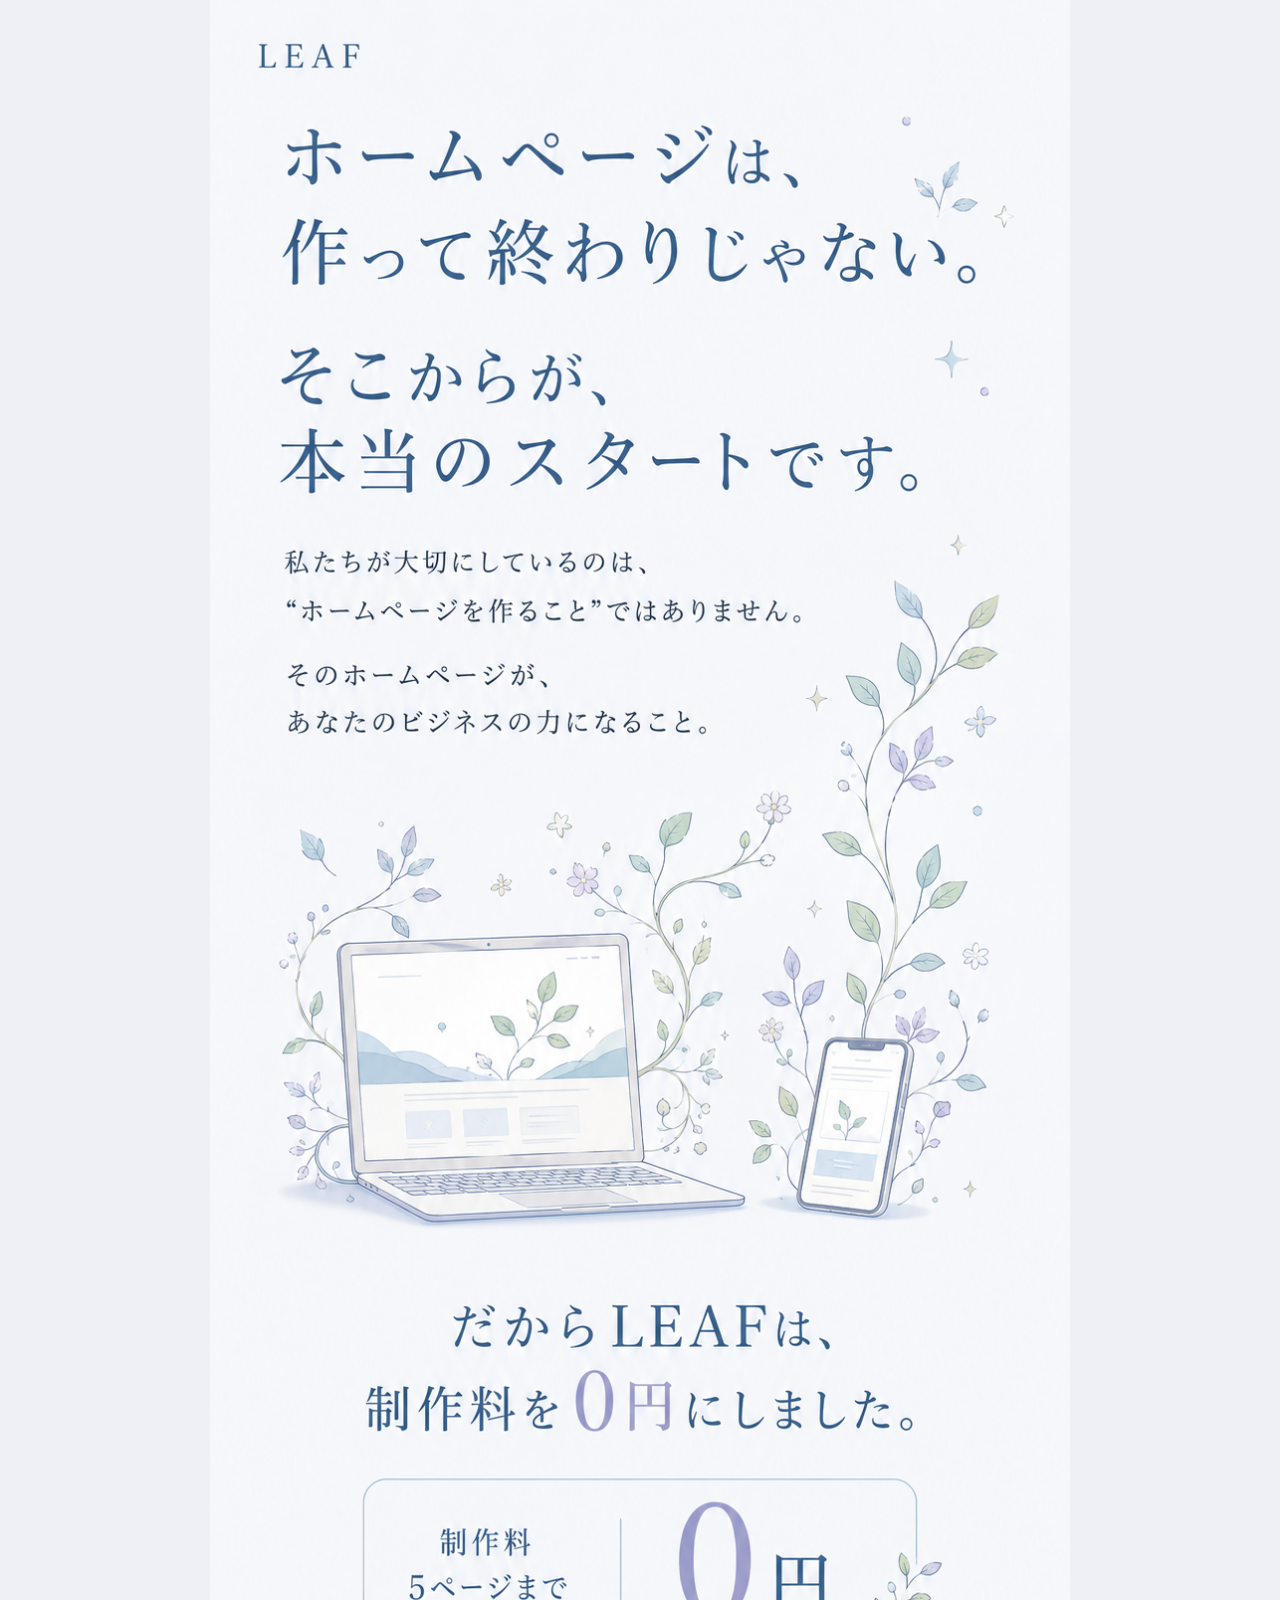
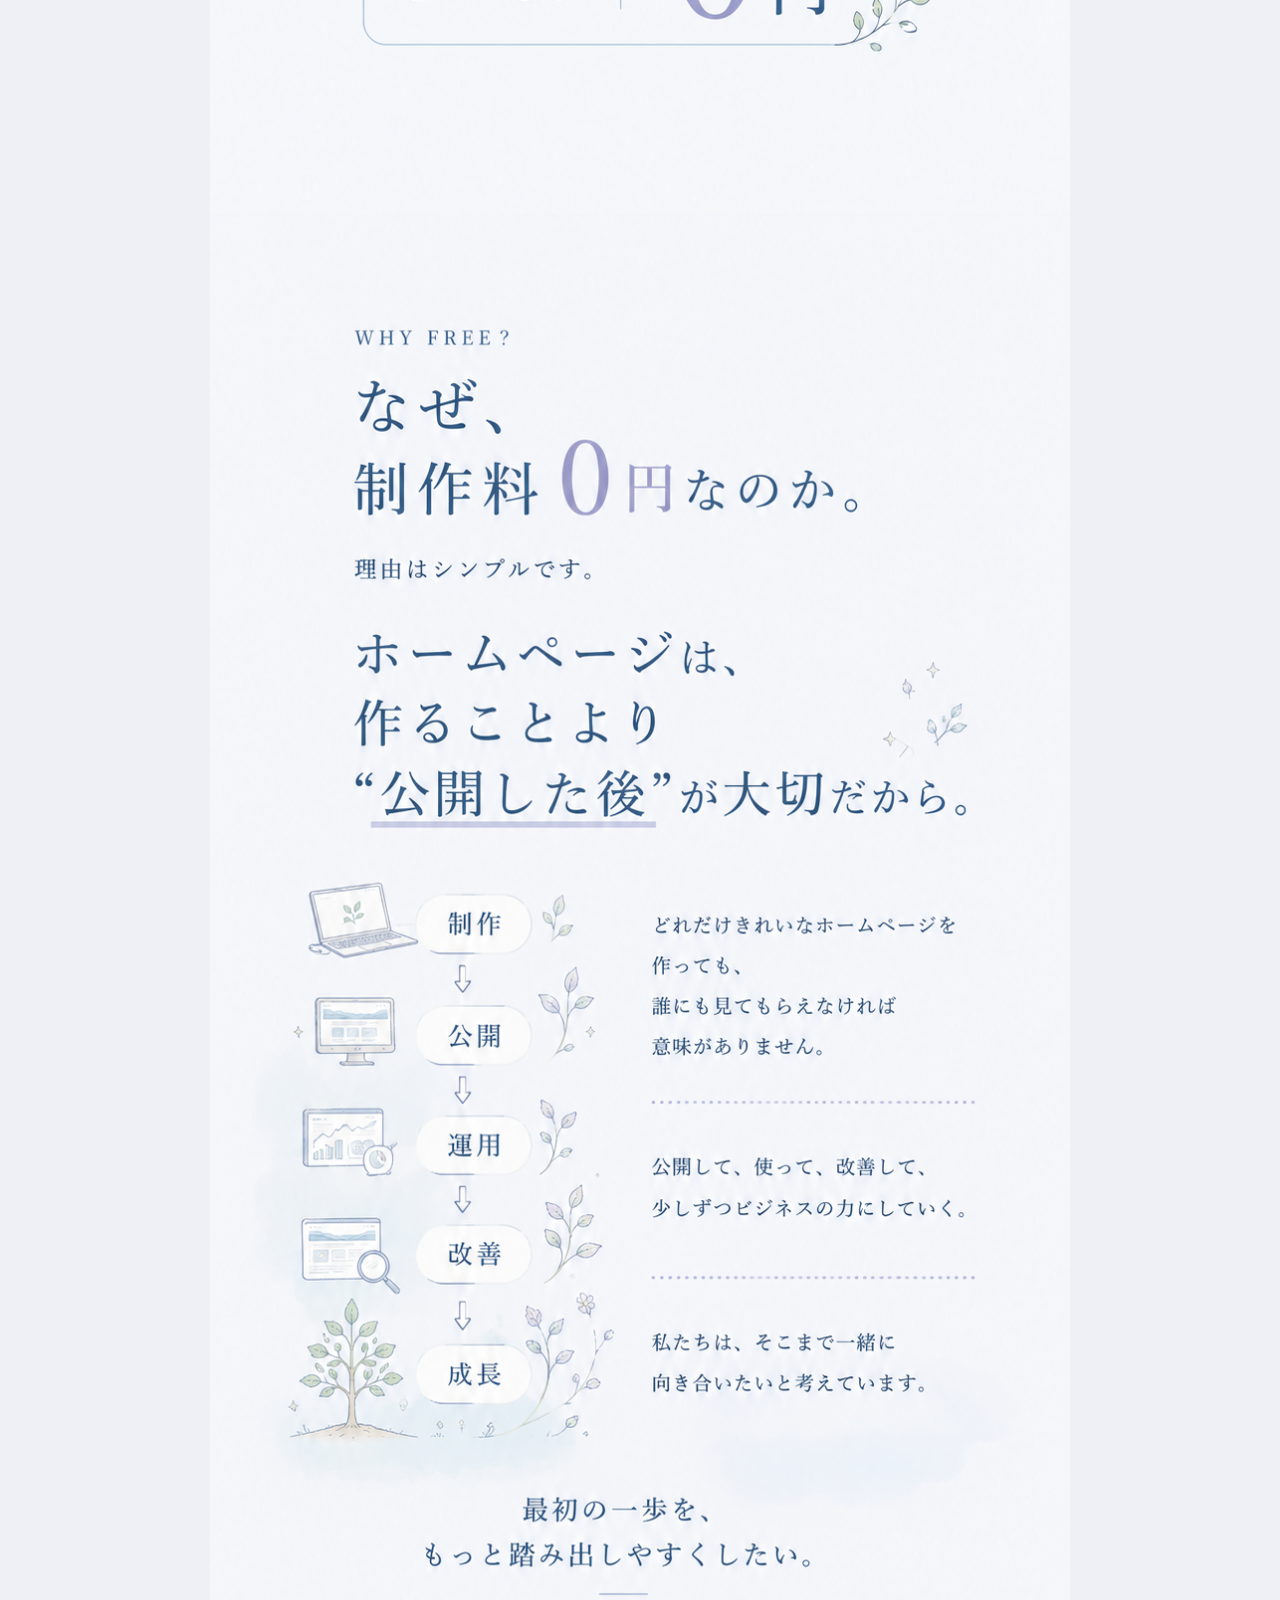
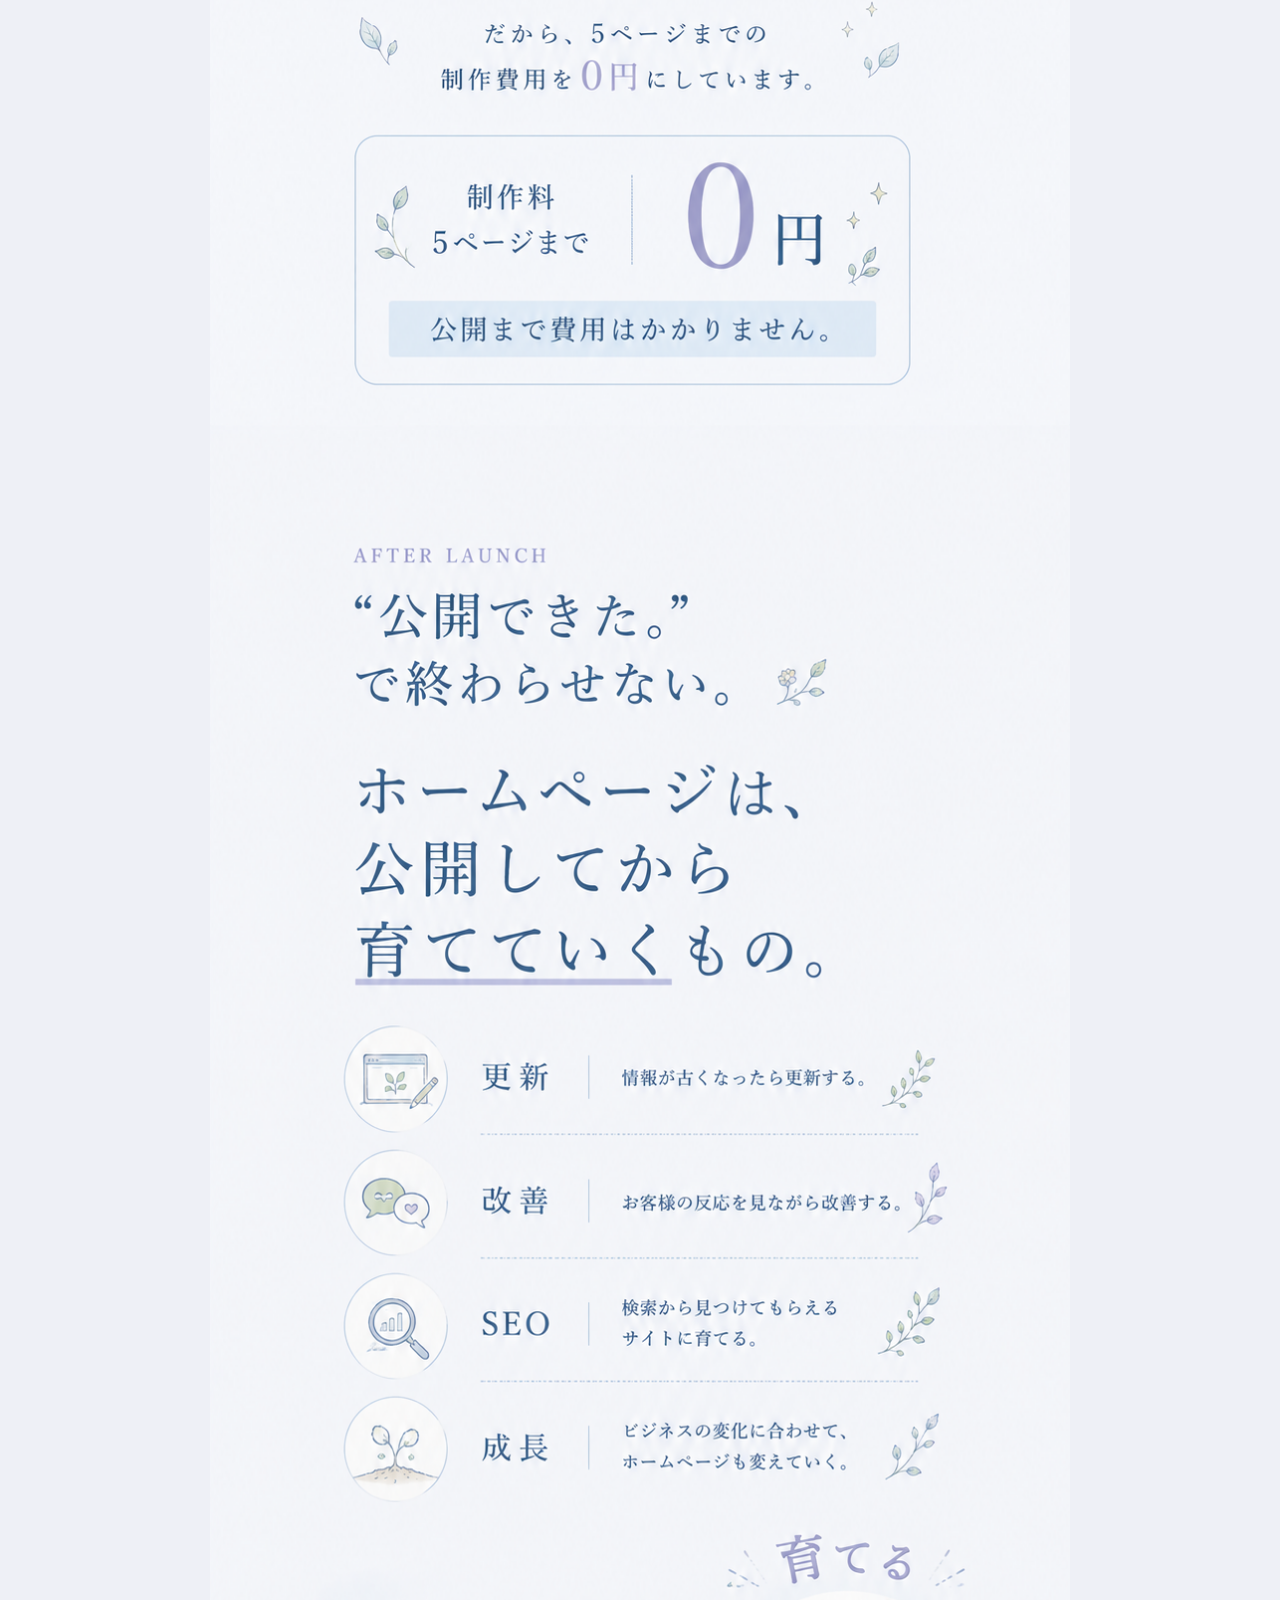
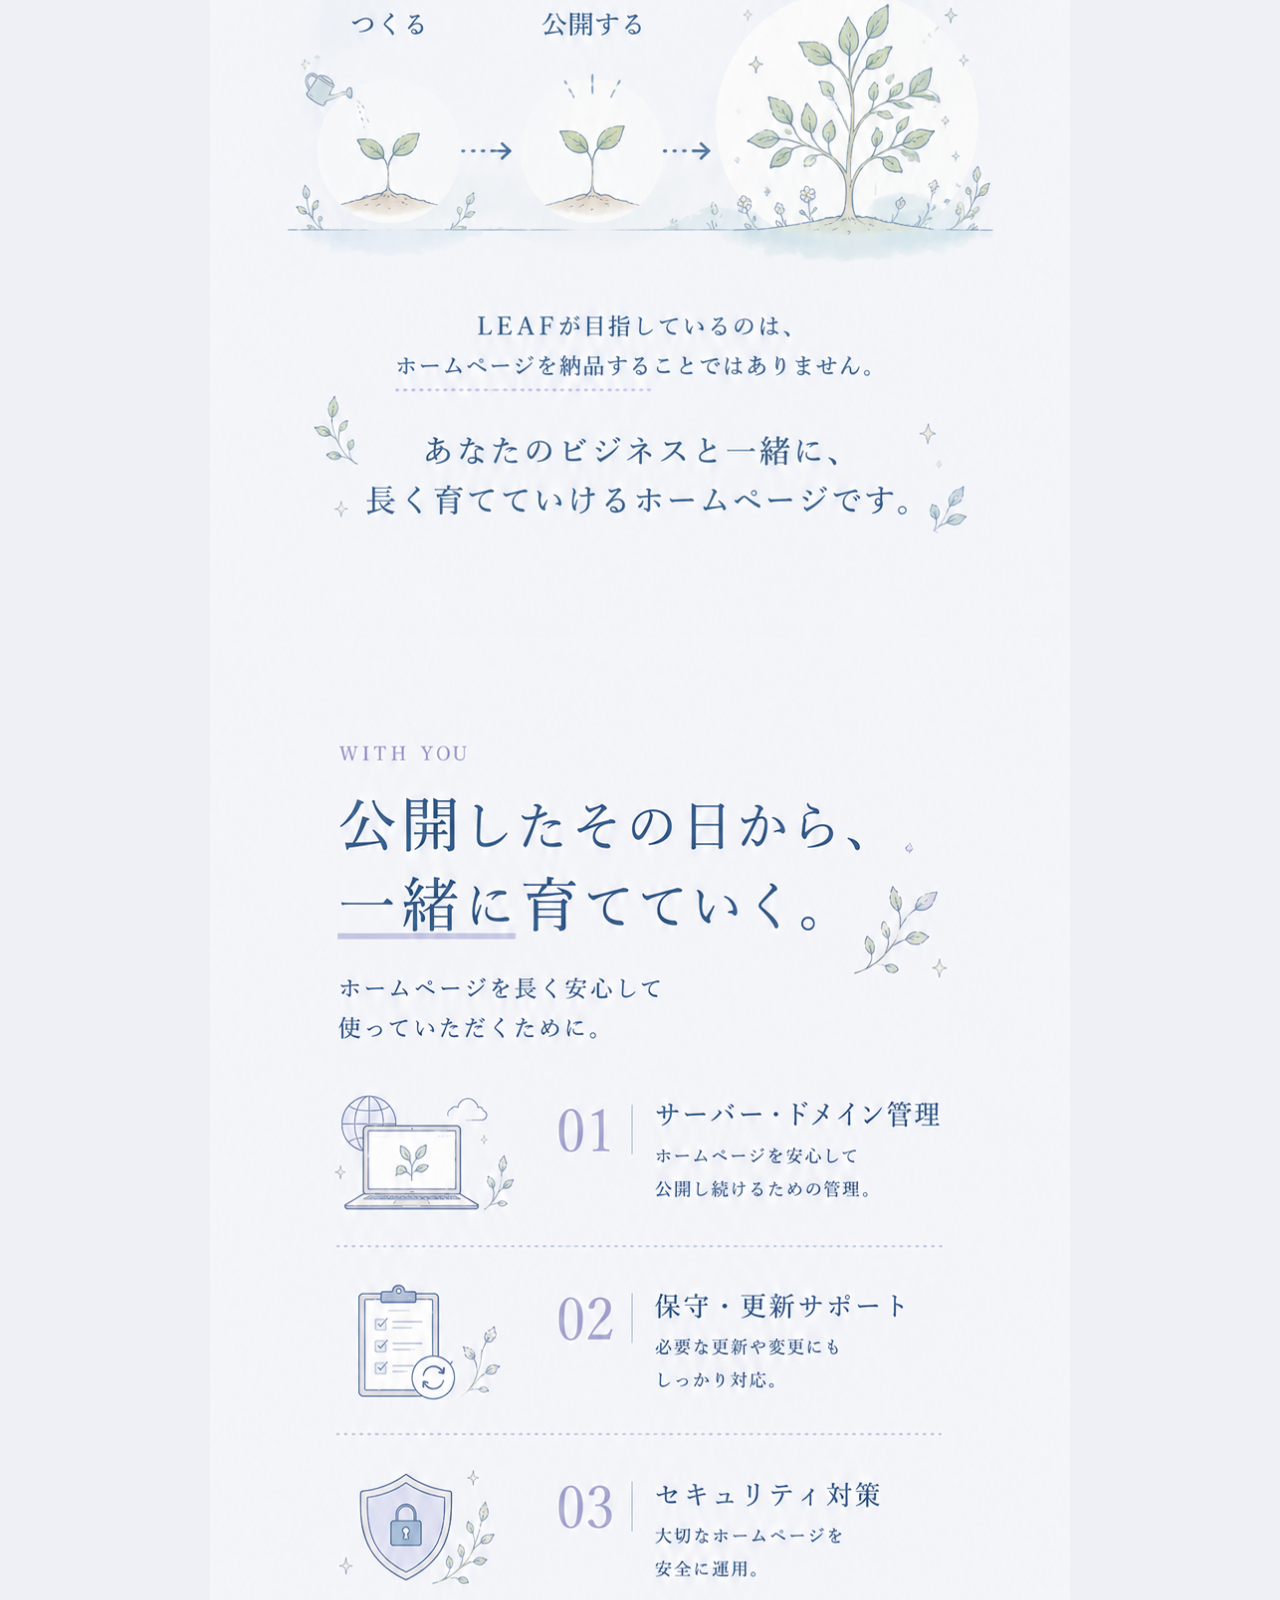
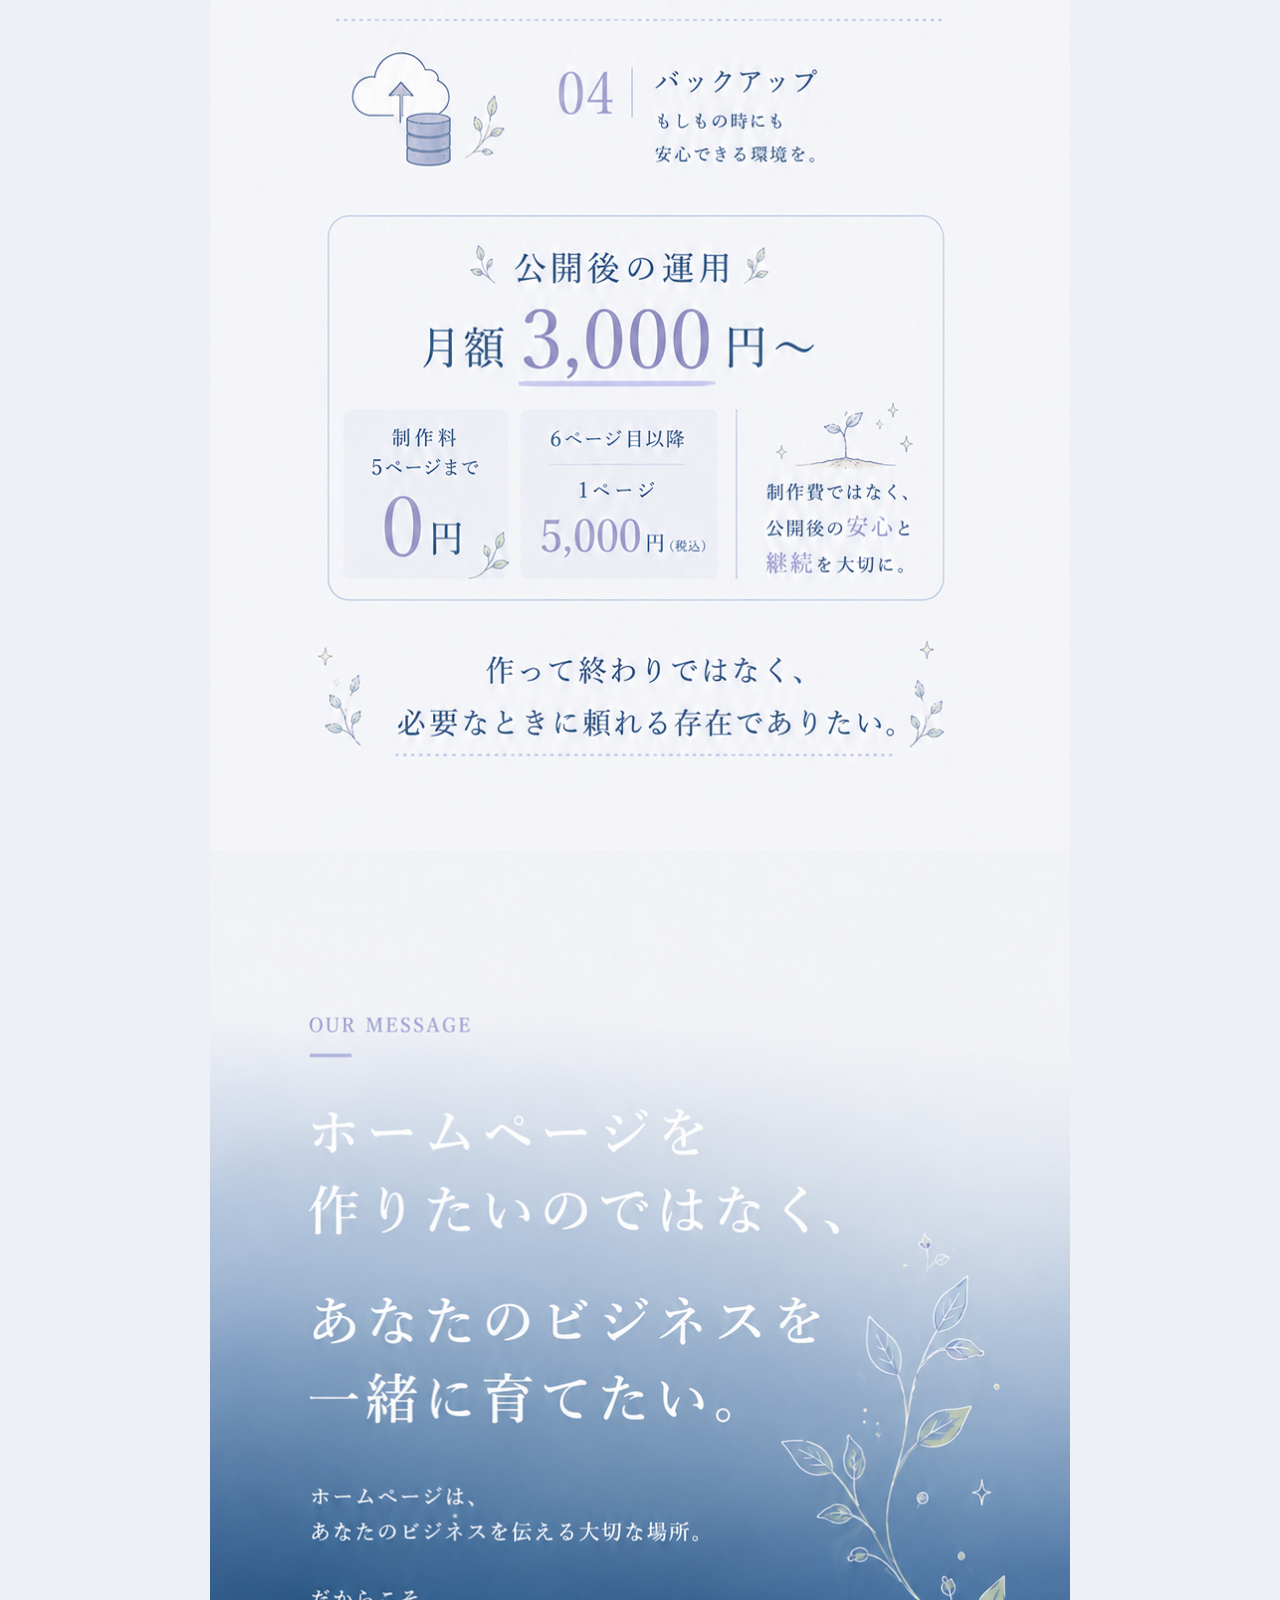
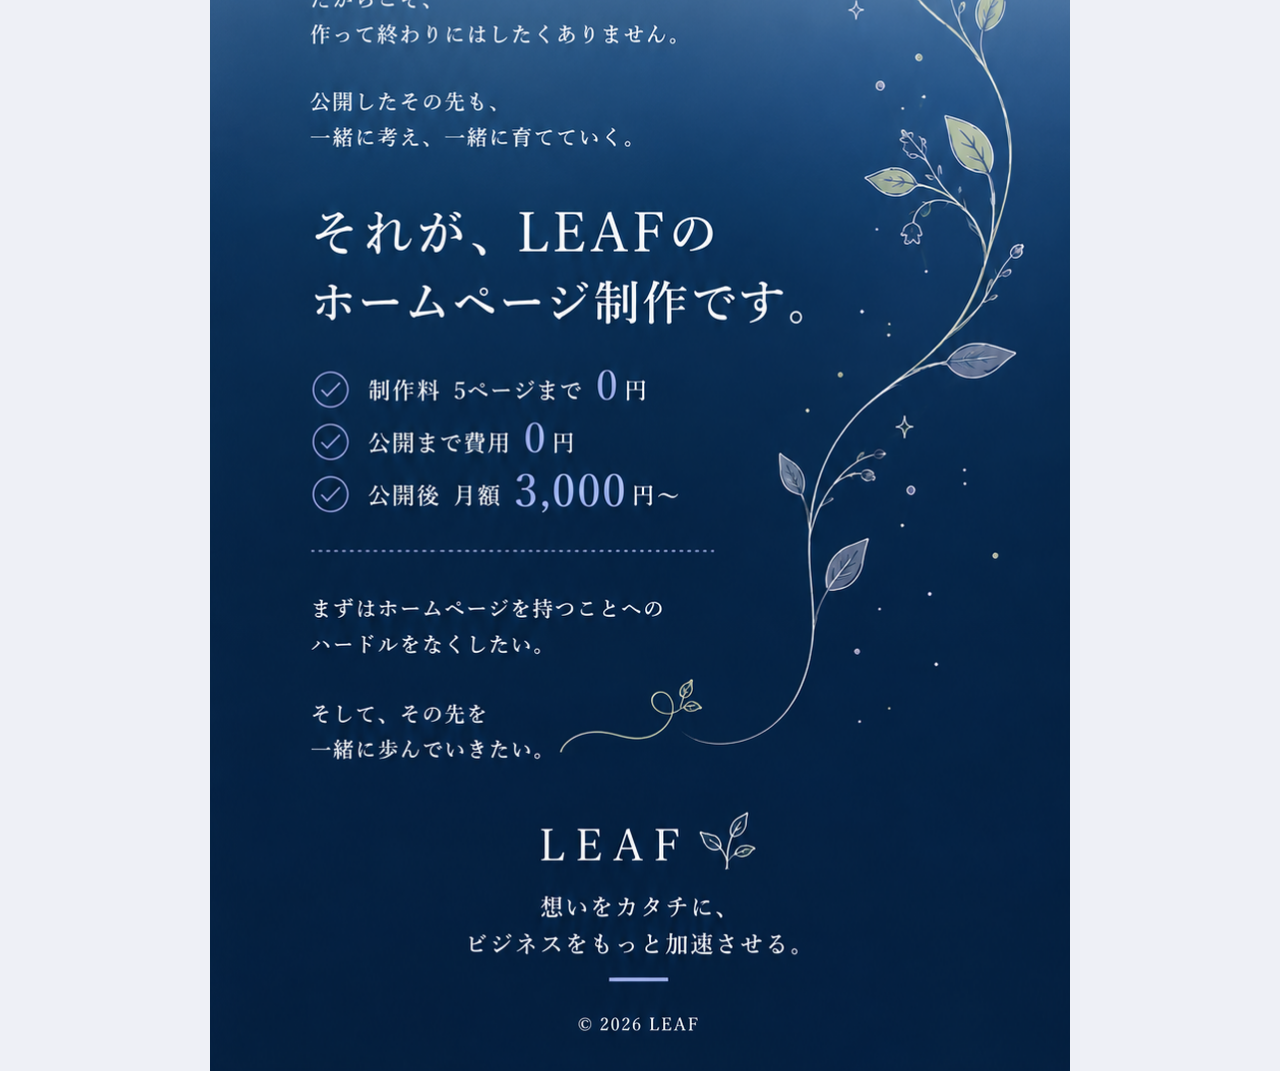
<file: index.html>
<!DOCTYPE html>
<html lang="ja">
<head>
<meta charset="UTF-8">
<meta name="viewport" content="width=device-width, initial-scale=1.0">
<title>LEAF | ホームページは、公開してから育てていく。</title>
<meta name="description" content="LEAFは制作料0円、公開まで費用0円のホームページ制作サービス。公開後も一緒に育てていくホームページをご提案します。">
<link rel="stylesheet" href="css/style.css">
</head>
<body>
<main class="lp">
  <img src="images/lp-section-01.png" alt="ホームページは、作って終わりじゃない。そこからが、本当のスタートです。だからLEAFは、制作料を0円にしました。制作料5ページまで0円。">
  <img src="images/lp-section-02.png" alt="なぜ、制作料0円なのか。ホームページは、作ることより公開した後が大切だから。制作・公開・運用・改善・成長。制作料5ページまで0円、公開まで費用はかかりません。">
  <img src="images/lp-section-03.png" alt="公開できた。で終わらせない。ホームページは、公開してから育てていくもの。更新・改善・SEO・成長。">
  <img src="images/lp-section-04.png" alt="公開したその日から、一緒に育てていく。サーバー・ドメイン管理、保守・更新サポート、セキュリティ対策、バックアップ。公開後の運用 月額3,000円〜。">
  <img src="images/lp-section-05.png" alt="ホームページを作りたいのではなく、あなたのビジネスを一緒に育てたい。それがLEAFのホームページ制作です。制作料5ページまで0円、公開まで費用0円、公開後 月額3,000円〜。LEAF 想いをカタチに、ビジネスをもっと加速させる。">
  <div id="lp-end"></div>
</main>

<div class="bottom-cta" id="bottom-cta">
  <a href="contact.html" class="bottom-cta__link">
    <img src="images/bottom-cta.png" alt="まずはお気軽にご相談ください。制作の依頼はこちらから">
  </a>
</div>

<script src="js/script.js"></script>
</body>
</html>
</file>
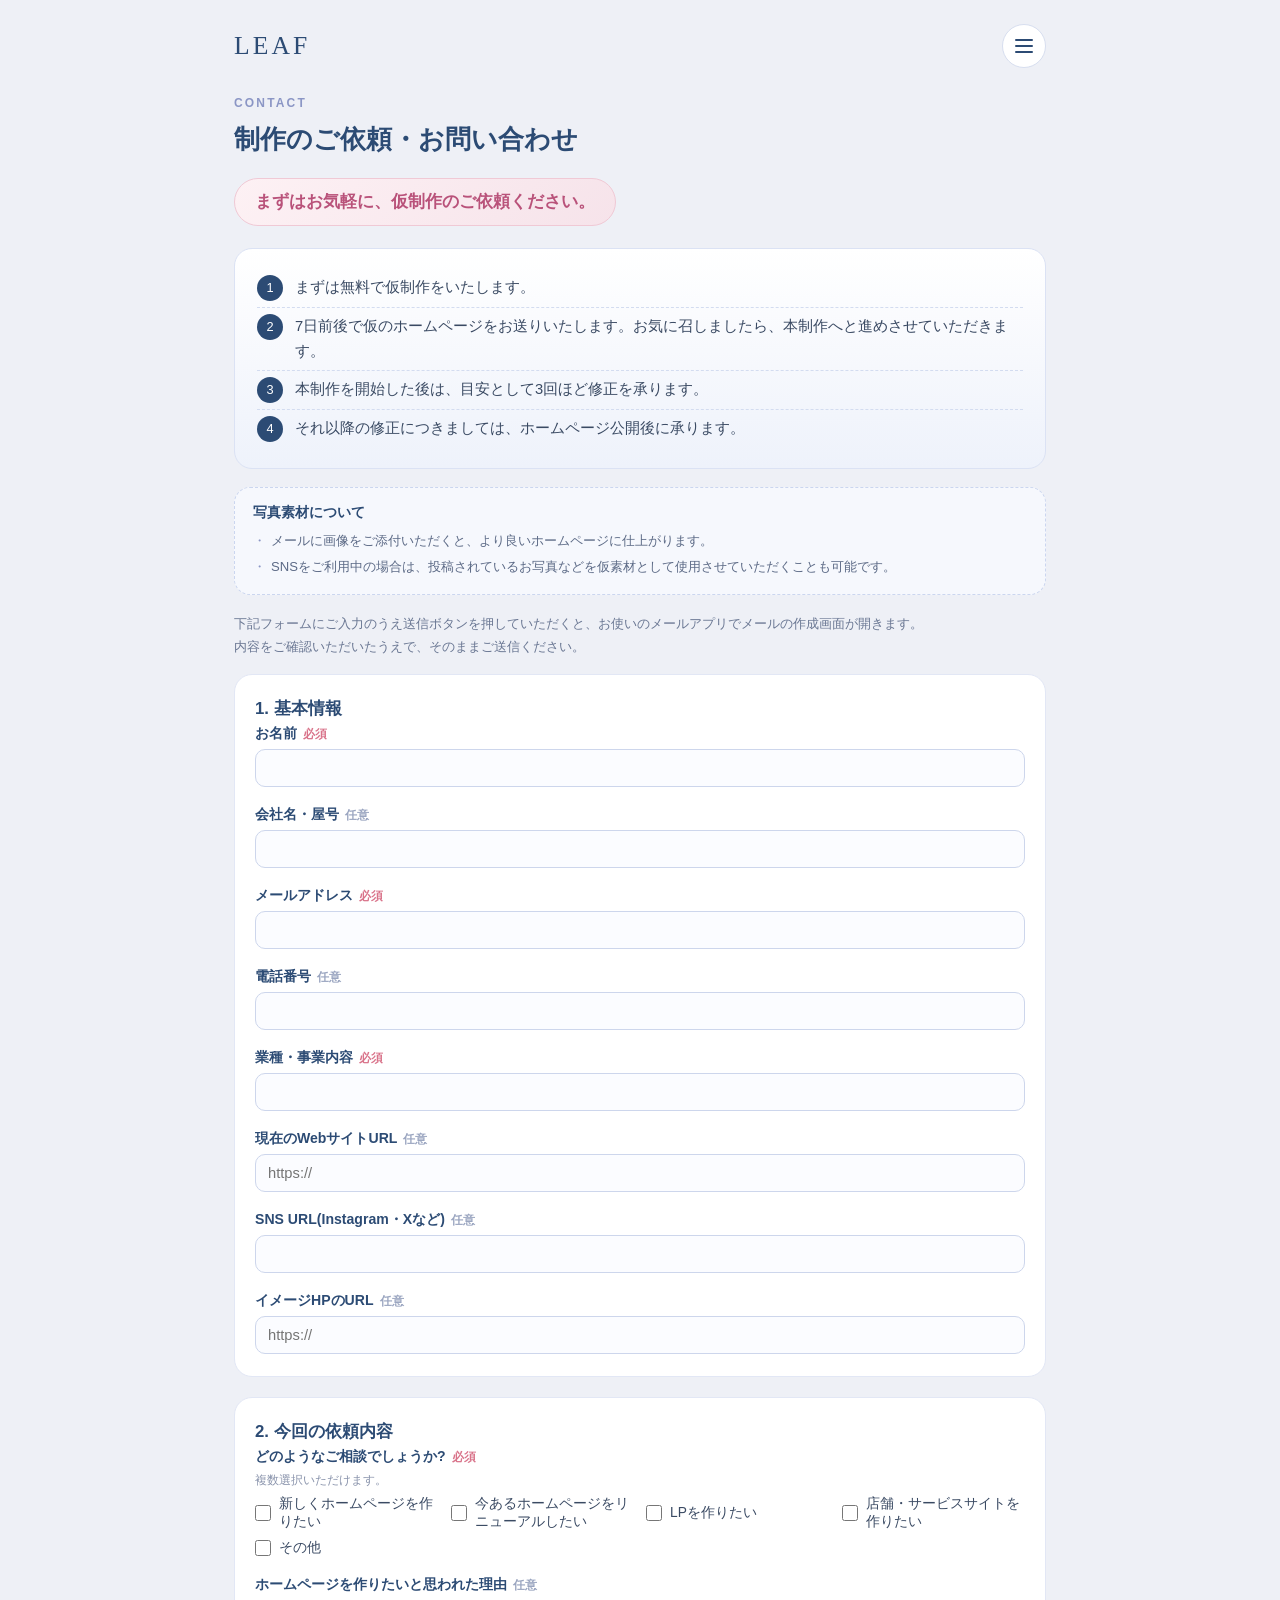
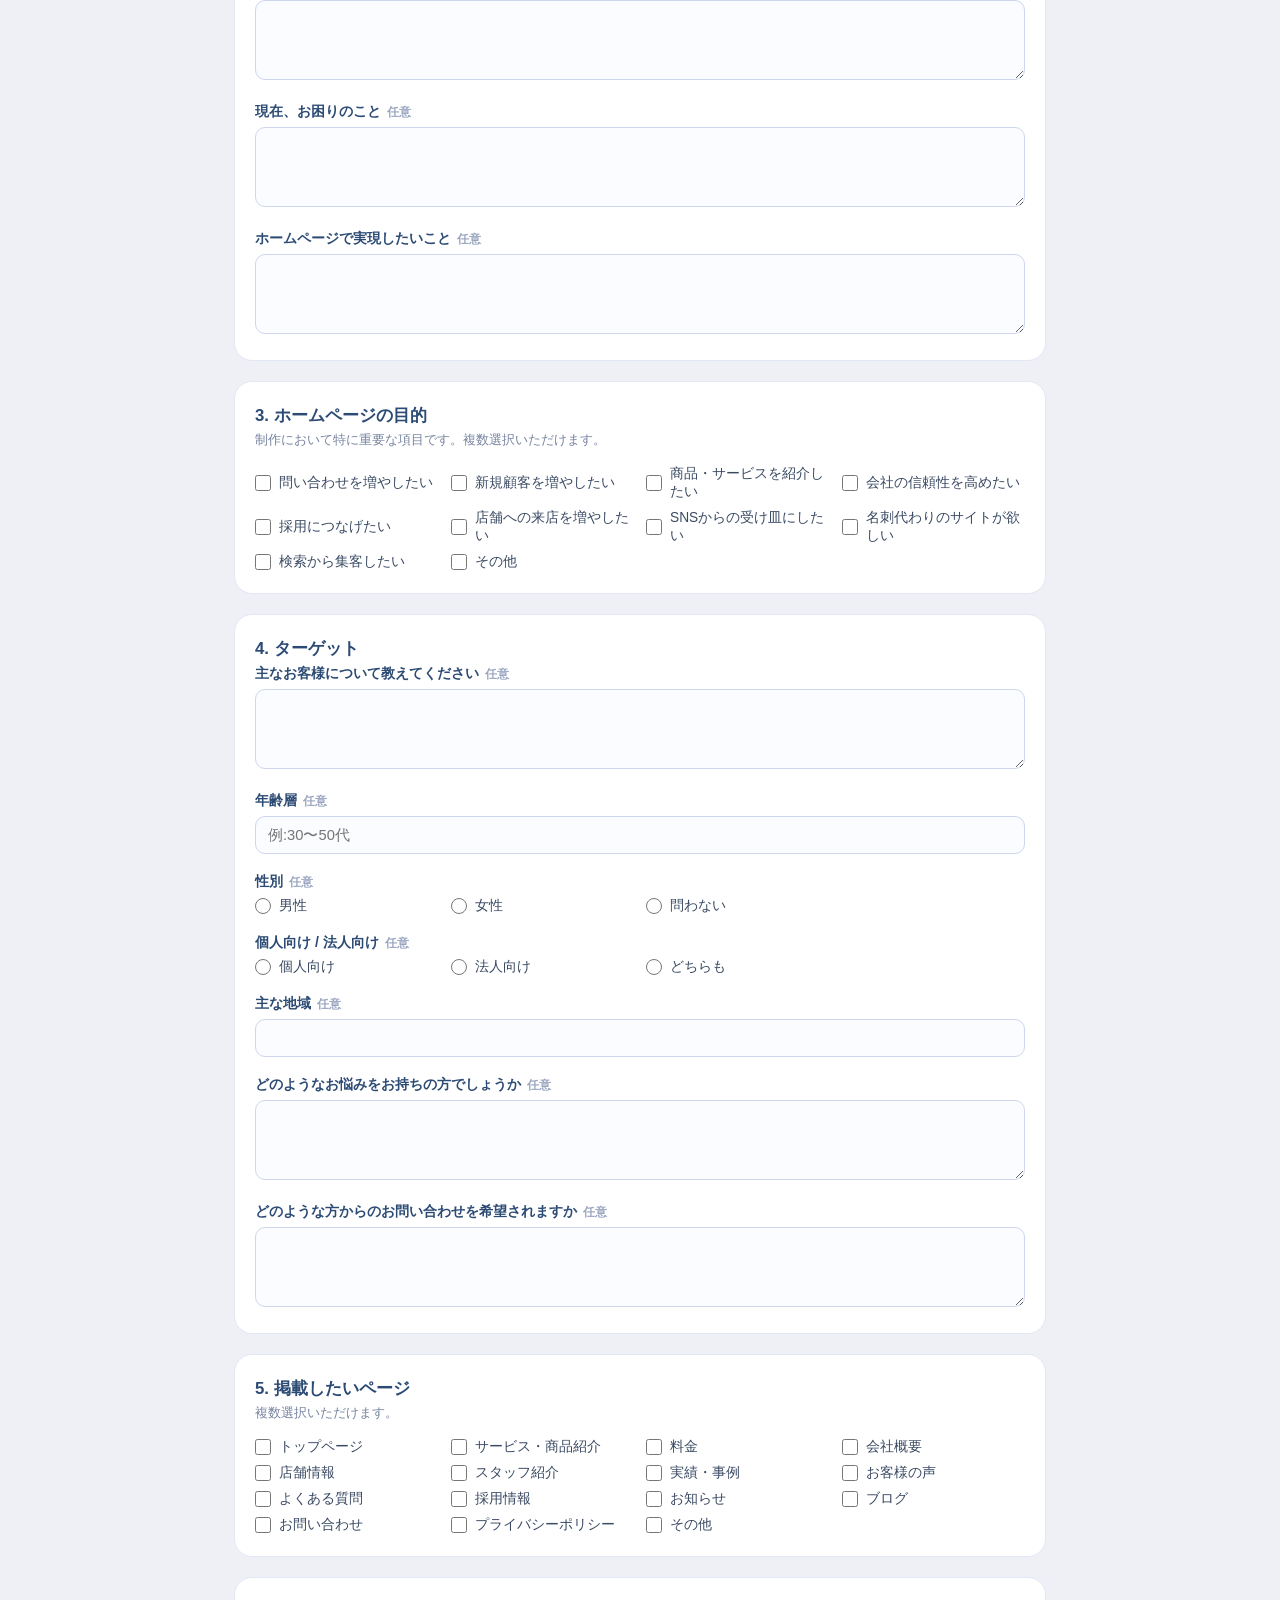
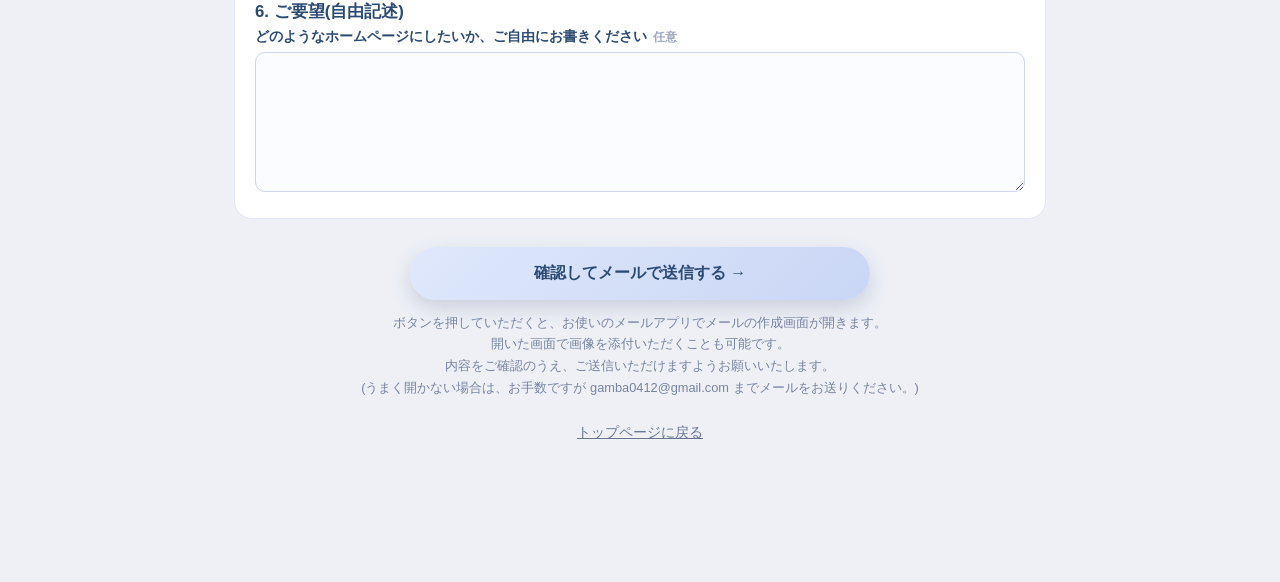
<file: contact.html>
<!DOCTYPE html>
<html lang="ja">
<head>
<meta charset="UTF-8">
<meta name="viewport" content="width=device-width, initial-scale=1.0">
<title>制作のご依頼・お問い合わせ | LEAF</title>
<meta name="description" content="LEAFへのホームページ制作のご依頼・お問い合わせフォームです。無料で仮制作を行い、お気に召しましたら本制作へ進めさせていただきます。">
<link rel="stylesheet" href="css/style.css">
<link rel="stylesheet" href="css/nav.css">
<link rel="stylesheet" href="css/contact.css">
</head>
<body>
<header class="site-header">
  <a href="index.html" class="site-header__logo">LEAF</a>
  <button type="button" class="site-header__menu-btn" data-nav-toggle aria-haspopup="true" aria-expanded="false" aria-label="メニューを開く">
    <span></span><span></span><span></span>
  </button>
  <nav class="site-nav" data-nav-menu>
    <a href="index.html">トップページ</a>
    <a href="pricing.html">料金プラン</a>
    <a href="contact.html">お問い合わせ</a>
  </nav>
</header>

<main class="contact-page">
  <section class="contact-intro">
    <p class="contact-intro__eyebrow">CONTACT</p>
    <h1>制作のご依頼・お問い合わせ</h1>

    <p class="contact-intro__emphasis">まずはお気軽に、仮制作のご依頼ください。</p>

    <ul class="contact-intro__flow">
      <li><span class="num">1</span><span>まずは無料で仮制作をいたします。</span></li>
      <li><span class="num">2</span><span>7日前後で仮のホームページをお送りいたします。お気に召しましたら、本制作へと進めさせていただきます。</span></li>
      <li><span class="num">3</span><span>本制作を開始した後は、目安として3回ほど修正を承ります。</span></li>
      <li><span class="num">4</span><span>それ以降の修正につきましては、ホームページ公開後に承ります。</span></li>
    </ul>

    <div class="contact-intro__photo-tip">
      <p class="contact-intro__photo-tip-title">写真素材について</p>
      <ul>
        <li>メールに画像をご添付いただくと、より良いホームページに仕上がります。</li>
        <li>SNSをご利用中の場合は、投稿されているお写真などを仮素材として使用させていただくことも可能です。</li>
      </ul>
    </div>

    <p class="contact-intro__note">
      下記フォームにご入力のうえ送信ボタンを押していただくと、お使いのメールアプリでメールの作成画面が開きます。<br>
      内容をご確認いただいたうえで、そのままご送信ください。
    </p>
  </section>

  <form class="contact-form" id="contact-form" novalidate>

    <div class="form-section">
      <h2>1. 基本情報</h2>
      <div class="field">
        <label class="field-label" for="name">お名前<span class="required">必須</span></label>
        <input type="text" id="name" name="お名前" required>
      </div>
      <div class="field">
        <label class="field-label" for="company">会社名・屋号<span class="optional">任意</span></label>
        <input type="text" id="company" name="会社名・屋号">
      </div>
      <div class="field">
        <label class="field-label" for="email">メールアドレス<span class="required">必須</span></label>
        <input type="email" id="email" name="メールアドレス" required>
      </div>
      <div class="field">
        <label class="field-label" for="tel">電話番号<span class="optional">任意</span></label>
        <input type="tel" id="tel" name="電話番号">
      </div>
      <div class="field">
        <label class="field-label" for="business">業種・事業内容<span class="required">必須</span></label>
        <input type="text" id="business" name="業種・事業内容" required>
      </div>
      <div class="field">
        <label class="field-label" for="current-url">現在のWebサイトURL<span class="optional">任意</span></label>
        <input type="url" id="current-url" name="現在のWebサイトURL" placeholder="https://">
      </div>
      <div class="field">
        <label class="field-label" for="sns-url">SNS URL(Instagram・Xなど)<span class="optional">任意</span></label>
        <input type="text" id="sns-url" name="SNS URL">
      </div>
      <div class="field">
        <label class="field-label" for="image-url">イメージHPのURL<span class="optional">任意</span></label>
        <input type="url" id="image-url" name="イメージHPのURL" placeholder="https://">
      </div>
    </div>

    <div class="form-section">
      <h2>2. 今回の依頼内容</h2>
      <div class="field">
        <label class="field-label">どのようなご相談でしょうか?<span class="required">必須</span></label>
        <p class="field-hint">複数選択いただけます。</p>
        <div class="check-grid" data-required-group="ご相談内容">
          <label><input type="checkbox" name="ご相談内容" value="新しくホームページを作りたい">新しくホームページを作りたい</label>
          <label><input type="checkbox" name="ご相談内容" value="今あるホームページをリニューアルしたい">今あるホームページをリニューアルしたい</label>
          <label><input type="checkbox" name="ご相談内容" value="LPを作りたい">LPを作りたい</label>
          <label><input type="checkbox" name="ご相談内容" value="店舗・サービスサイトを作りたい">店舗・サービスサイトを作りたい</label>
          <label><input type="checkbox" name="ご相談内容" value="その他">その他</label>
        </div>
      </div>
      <div class="field">
        <label class="field-label" for="reason">ホームページを作りたいと思われた理由<span class="optional">任意</span></label>
        <textarea id="reason" name="ホームページを作りたい理由"></textarea>
      </div>
      <div class="field">
        <label class="field-label" for="trouble">現在、お困りのこと<span class="optional">任意</span></label>
        <textarea id="trouble" name="現在困っていること"></textarea>
      </div>
      <div class="field">
        <label class="field-label" for="goal">ホームページで実現したいこと<span class="optional">任意</span></label>
        <textarea id="goal" name="ホームページで叶えたいこと"></textarea>
      </div>
    </div>

    <div class="form-section">
      <h2>3. ホームページの目的</h2>
      <p class="form-section__desc">制作において特に重要な項目です。複数選択いただけます。</p>
      <div class="check-grid">
        <label><input type="checkbox" name="ホームページの目的" value="問い合わせを増やしたい">問い合わせを増やしたい</label>
        <label><input type="checkbox" name="ホームページの目的" value="新規顧客を増やしたい">新規顧客を増やしたい</label>
        <label><input type="checkbox" name="ホームページの目的" value="商品・サービスを紹介したい">商品・サービスを紹介したい</label>
        <label><input type="checkbox" name="ホームページの目的" value="会社の信頼性を高めたい">会社の信頼性を高めたい</label>
        <label><input type="checkbox" name="ホームページの目的" value="採用につなげたい">採用につなげたい</label>
        <label><input type="checkbox" name="ホームページの目的" value="店舗への来店を増やしたい">店舗への来店を増やしたい</label>
        <label><input type="checkbox" name="ホームページの目的" value="SNSからの受け皿にしたい">SNSからの受け皿にしたい</label>
        <label><input type="checkbox" name="ホームページの目的" value="名刺代わりのサイトが欲しい">名刺代わりのサイトが欲しい</label>
        <label><input type="checkbox" name="ホームページの目的" value="検索から集客したい">検索から集客したい</label>
        <label><input type="checkbox" name="ホームページの目的" value="その他">その他</label>
      </div>
    </div>

    <div class="form-section">
      <h2>4. ターゲット</h2>
      <div class="field">
        <label class="field-label" for="target-who">主なお客様について教えてください<span class="optional">任意</span></label>
        <textarea id="target-who" name="主なお客様"></textarea>
      </div>
      <div class="field">
        <label class="field-label" for="target-age">年齢層<span class="optional">任意</span></label>
        <input type="text" id="target-age" name="年齢層" placeholder="例:30〜50代">
      </div>
      <div class="field">
        <label class="field-label">性別<span class="optional">任意</span></label>
        <div class="radio-grid">
          <label><input type="radio" name="性別" value="男性">男性</label>
          <label><input type="radio" name="性別" value="女性">女性</label>
          <label><input type="radio" name="性別" value="問わない">問わない</label>
        </div>
      </div>
      <div class="field">
        <label class="field-label">個人向け / 法人向け<span class="optional">任意</span></label>
        <div class="radio-grid">
          <label><input type="radio" name="個人・法人" value="個人向け">個人向け</label>
          <label><input type="radio" name="個人・法人" value="法人向け">法人向け</label>
          <label><input type="radio" name="個人・法人" value="どちらも">どちらも</label>
        </div>
      </div>
      <div class="field">
        <label class="field-label" for="target-area">主な地域<span class="optional">任意</span></label>
        <input type="text" id="target-area" name="主な地域">
      </div>
      <div class="field">
        <label class="field-label" for="target-trouble">どのようなお悩みをお持ちの方でしょうか<span class="optional">任意</span></label>
        <textarea id="target-trouble" name="どんな悩みを持っている人か"></textarea>
      </div>
      <div class="field">
        <label class="field-label" for="target-inquiry">どのような方からのお問い合わせを希望されますか<span class="optional">任意</span></label>
        <textarea id="target-inquiry" name="どんな人から問い合わせてほしいか"></textarea>
      </div>
    </div>

    <div class="form-section">
      <h2>5. 掲載したいページ</h2>
      <p class="form-section__desc">複数選択いただけます。</p>
      <div class="check-grid">
        <label><input type="checkbox" name="掲載したいページ" value="トップページ">トップページ</label>
        <label><input type="checkbox" name="掲載したいページ" value="サービス・商品紹介">サービス・商品紹介</label>
        <label><input type="checkbox" name="掲載したいページ" value="料金">料金</label>
        <label><input type="checkbox" name="掲載したいページ" value="会社概要">会社概要</label>
        <label><input type="checkbox" name="掲載したいページ" value="店舗情報">店舗情報</label>
        <label><input type="checkbox" name="掲載したいページ" value="スタッフ紹介">スタッフ紹介</label>
        <label><input type="checkbox" name="掲載したいページ" value="実績・事例">実績・事例</label>
        <label><input type="checkbox" name="掲載したいページ" value="お客様の声">お客様の声</label>
        <label><input type="checkbox" name="掲載したいページ" value="よくある質問">よくある質問</label>
        <label><input type="checkbox" name="掲載したいページ" value="採用情報">採用情報</label>
        <label><input type="checkbox" name="掲載したいページ" value="お知らせ">お知らせ</label>
        <label><input type="checkbox" name="掲載したいページ" value="ブログ">ブログ</label>
        <label><input type="checkbox" name="掲載したいページ" value="お問い合わせ">お問い合わせ</label>
        <label><input type="checkbox" name="掲載したいページ" value="プライバシーポリシー">プライバシーポリシー</label>
        <label><input type="checkbox" name="掲載したいページ" value="その他">その他</label>
      </div>
    </div>

    <div class="form-section">
      <h2>6. ご要望(自由記述)</h2>
      <div class="field">
        <label class="field-label" for="free-note">どのようなホームページにしたいか、ご自由にお書きください<span class="optional">任意</span></label>
        <textarea id="free-note" name="どのようなHPにしたいか" rows="5"></textarea>
      </div>
    </div>

    <div class="contact-submit">
      <button type="submit" class="contact-submit__btn">確認してメールで送信する →</button>
      <p class="contact-submit__note">
        ボタンを押していただくと、お使いのメールアプリでメールの作成画面が開きます。<br>
        開いた画面で画像を添付いただくことも可能です。<br>
        内容をご確認のうえ、ご送信いただけますようお願いいたします。<br>
        (うまく開かない場合は、お手数ですが gamba0412@gmail.com までメールをお送りください。)
      </p>
    </div>
  </form>

  <p class="contact-back"><a href="index.html">トップページに戻る</a></p>
</main>

<script src="js/nav.js"></script>
<script src="js/contact.js"></script>
</body>
</html>
</file>
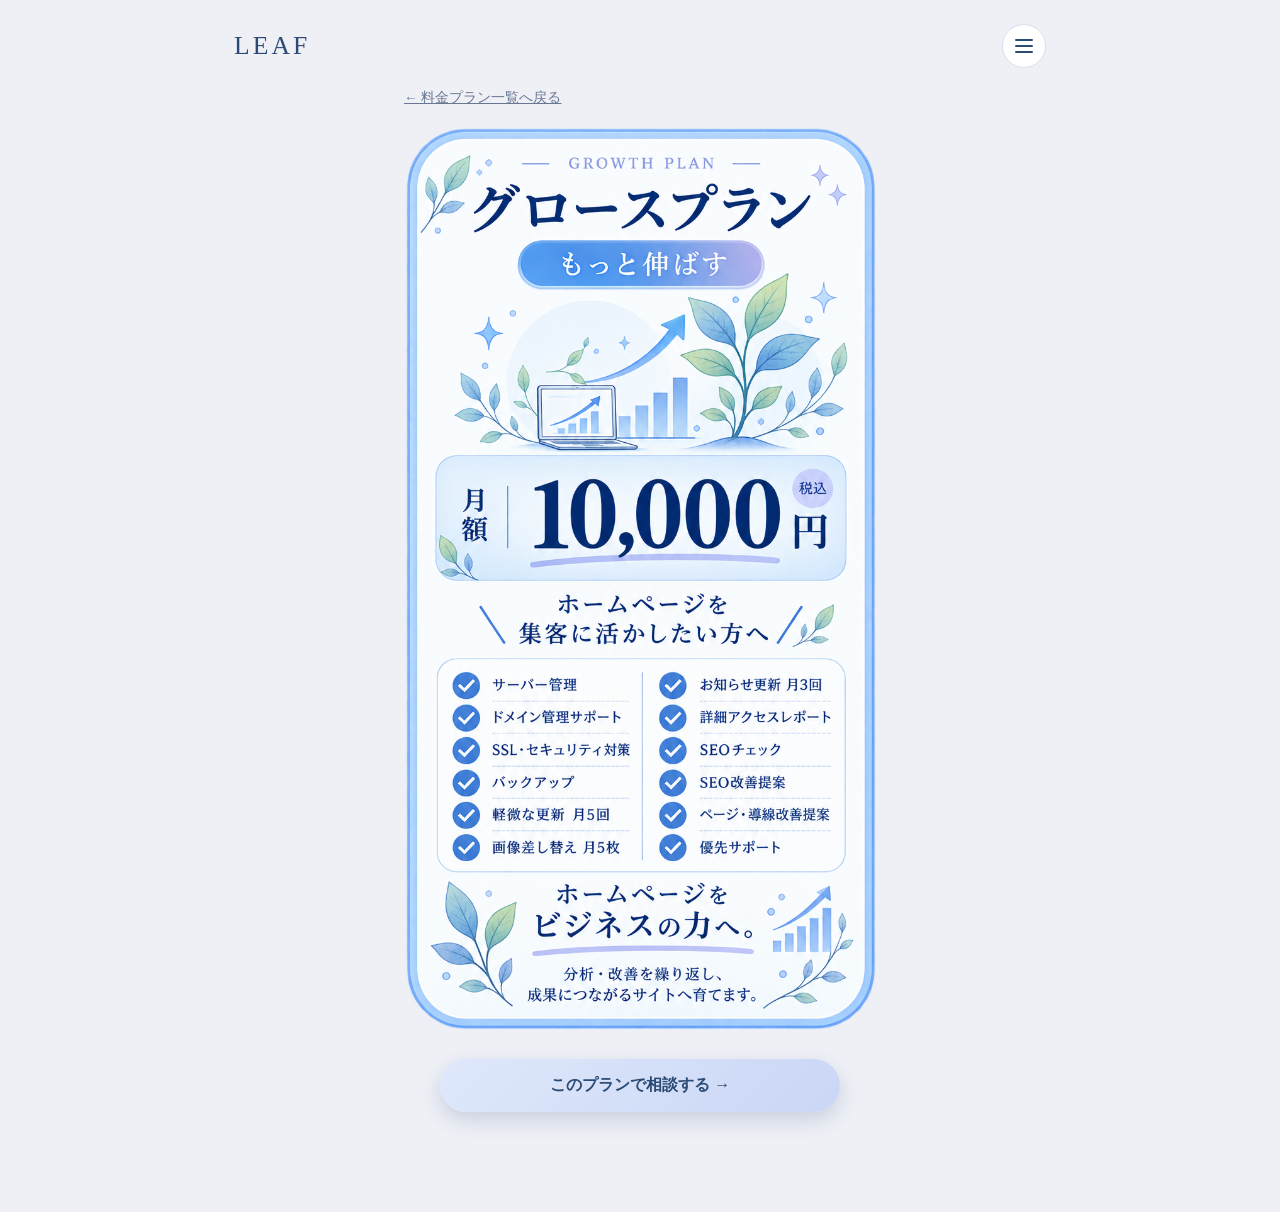
<file: plan-growth.html>
<!DOCTYPE html>
<html lang="ja">
<head>
<meta charset="UTF-8">
<meta name="viewport" content="width=device-width, initial-scale=1.0">
<title>グロースプラン(月額10,000円) | LEAF</title>
<meta name="description" content="ホームページを集客に活かしたい方向けのグロースプランです。月額10,000円(税込)で、サーバー・ドメイン管理、セキュリティ対策に加え、詳細なアクセスレポートやSEO改善提案、優先サポートまで対応します。">
<link rel="stylesheet" href="css/style.css">
<link rel="stylesheet" href="css/nav.css">
<link rel="stylesheet" href="css/pricing.css">
</head>
<body>
<header class="site-header">
  <a href="index.html" class="site-header__logo">LEAF</a>
  <button type="button" class="site-header__menu-btn" data-nav-toggle aria-haspopup="true" aria-expanded="false" aria-label="メニューを開く">
    <span></span><span></span><span></span>
  </button>
  <nav class="site-nav" data-nav-menu>
    <a href="index.html">トップページ</a>
    <a href="pricing.html">料金プラン</a>
    <a href="contact.html">お問い合わせ</a>
  </nav>
</header>

<main class="plan-page">
  <p class="plan-page__back"><a href="pricing.html">← 料金プラン一覧へ戻る</a></p>

  <img class="plan-page__image" src="images/plan-growth.png" alt="グロースプラン 月額10,000円(税込) もっと伸ばす ホームページを集客に活かしたい方へ サーバー管理・ドメイン管理サポート・SSL/セキュリティ対策・バックアップ・軽微な更新月5回・画像差し替え月5枚・お知らせ更新月3回・詳細アクセスレポート・SEOチェック・SEO改善提案・ページ導線改善提案・優先サポート ホームページをビジネスの力へ。分析・改善を繰り返し、成果につながるサイトへ育てます。">

  <div class="plan-page__cta">
    <a href="contact.html" class="plan-page__cta-btn">このプランで相談する →</a>
  </div>
</main>

<script src="js/nav.js"></script>
</body>
</html>
</file>
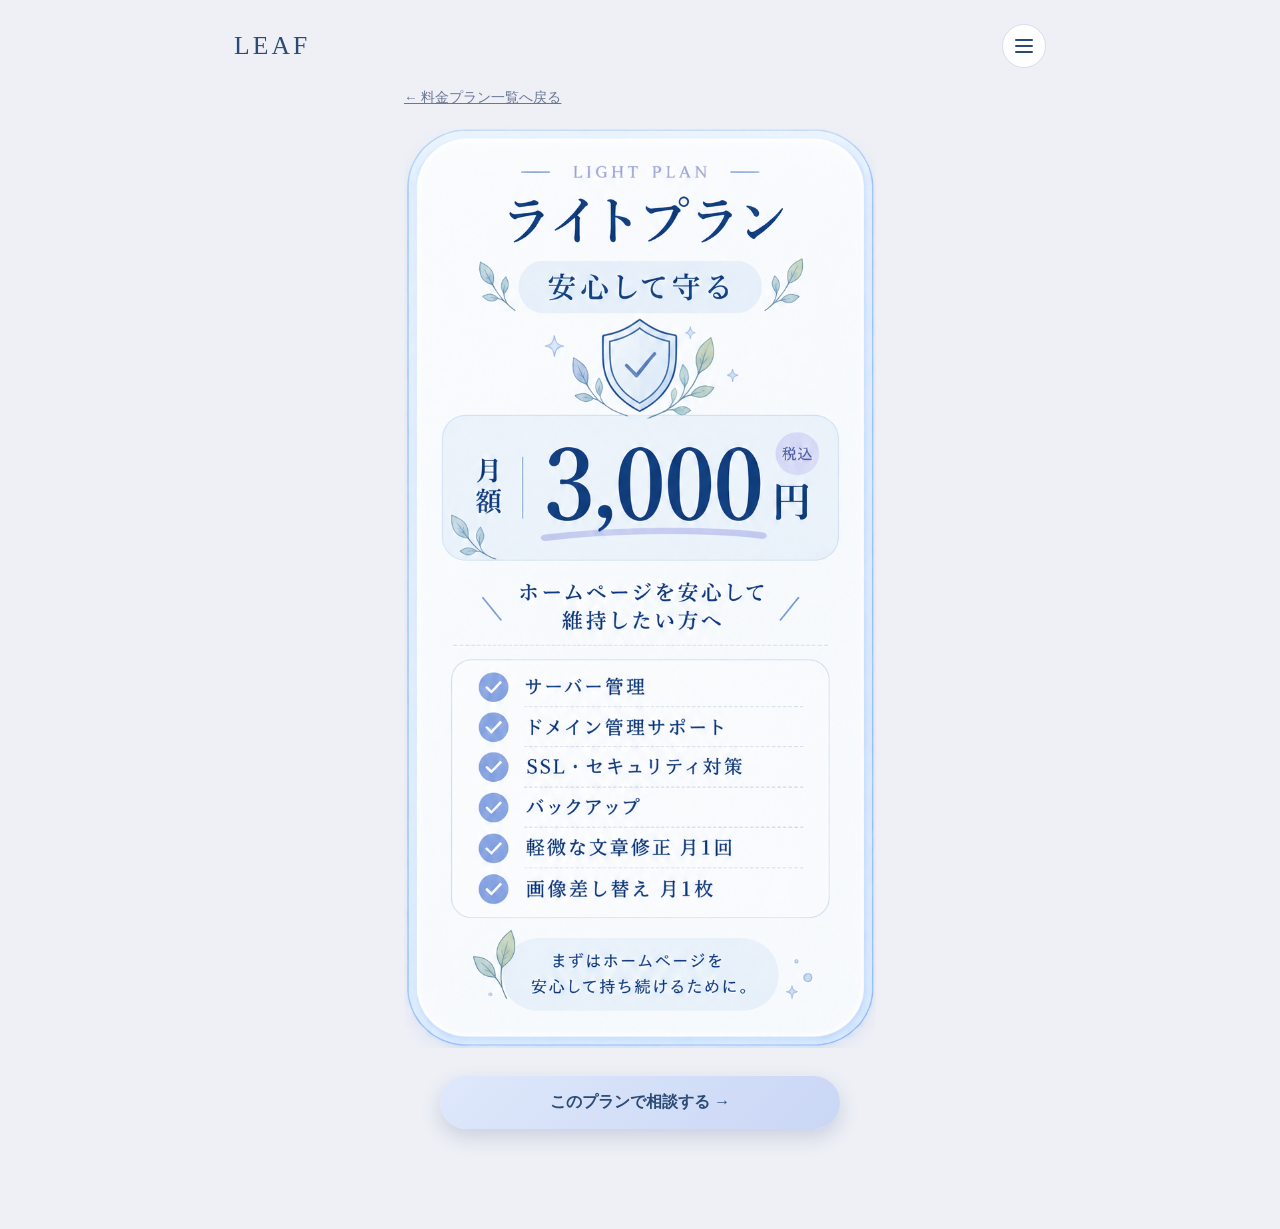
<file: plan-light.html>
<!DOCTYPE html>
<html lang="ja">
<head>
<meta charset="UTF-8">
<meta name="viewport" content="width=device-width, initial-scale=1.0">
<title>ライトプラン(月額3,000円) | LEAF</title>
<meta name="description" content="ホームページを安心して維持したい方向けのライトプランです。月額3,000円(税込)で、サーバー・ドメイン管理、SSL・セキュリティ対策、バックアップ、軽微な文章修正・画像差し替えに対応します。">
<link rel="stylesheet" href="css/style.css">
<link rel="stylesheet" href="css/nav.css">
<link rel="stylesheet" href="css/pricing.css">
</head>
<body>
<header class="site-header">
  <a href="index.html" class="site-header__logo">LEAF</a>
  <button type="button" class="site-header__menu-btn" data-nav-toggle aria-haspopup="true" aria-expanded="false" aria-label="メニューを開く">
    <span></span><span></span><span></span>
  </button>
  <nav class="site-nav" data-nav-menu>
    <a href="index.html">トップページ</a>
    <a href="pricing.html">料金プラン</a>
    <a href="contact.html">お問い合わせ</a>
  </nav>
</header>

<main class="plan-page">
  <p class="plan-page__back"><a href="pricing.html">← 料金プラン一覧へ戻る</a></p>

  <img class="plan-page__image" src="images/plan-light.png" alt="ライトプラン 月額3,000円(税込) 安心して守る ホームページを安心して維持したい方へ サーバー管理・ドメイン管理サポート・SSL/セキュリティ対策・バックアップ・軽微な文章修正月1回・画像差し替え月1枚 まずはホームページを安心して持ち続けるために。">

  <div class="plan-page__cta">
    <a href="contact.html" class="plan-page__cta-btn">このプランで相談する →</a>
  </div>
</main>

<script src="js/nav.js"></script>
</body>
</html>
</file>
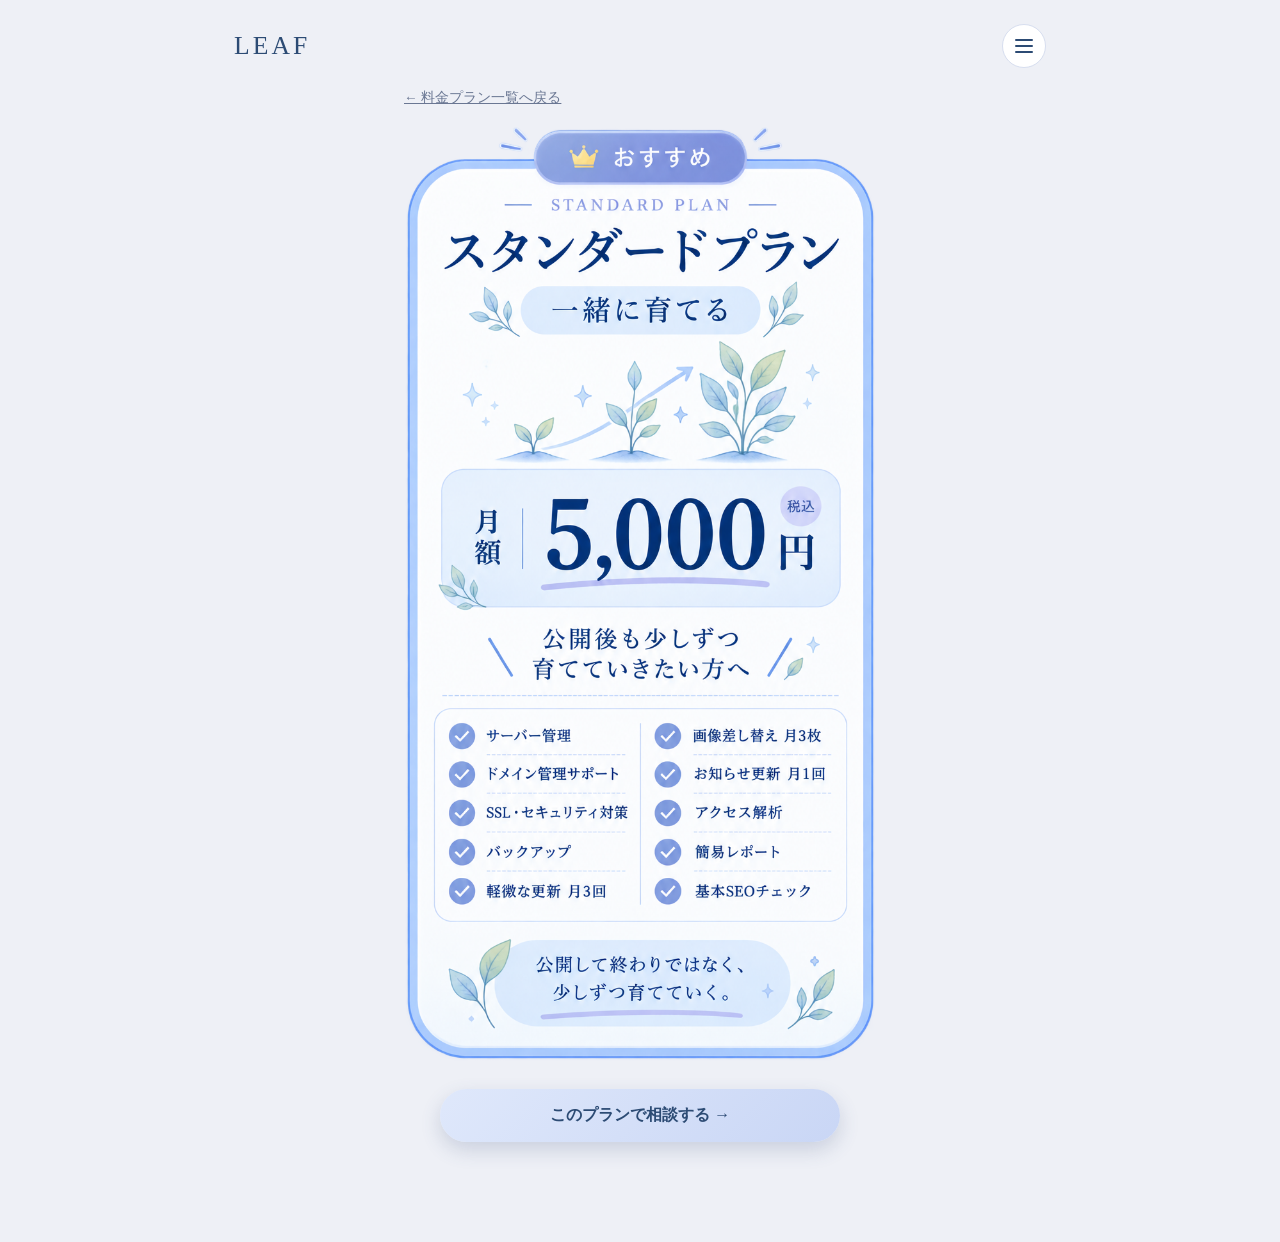
<file: plan-standard.html>
<!DOCTYPE html>
<html lang="ja">
<head>
<meta charset="UTF-8">
<meta name="viewport" content="width=device-width, initial-scale=1.0">
<title>スタンダードプラン(月額5,000円) | LEAF</title>
<meta name="description" content="公開後も少しずつ育てていきたい方向けのスタンダードプランです。月額5,000円(税込)で、サーバー・ドメイン管理、セキュリティ対策に加え、更新やアクセス解析、基本SEOチェックまで対応します。">
<link rel="stylesheet" href="css/style.css">
<link rel="stylesheet" href="css/nav.css">
<link rel="stylesheet" href="css/pricing.css">
</head>
<body>
<header class="site-header">
  <a href="index.html" class="site-header__logo">LEAF</a>
  <button type="button" class="site-header__menu-btn" data-nav-toggle aria-haspopup="true" aria-expanded="false" aria-label="メニューを開く">
    <span></span><span></span><span></span>
  </button>
  <nav class="site-nav" data-nav-menu>
    <a href="index.html">トップページ</a>
    <a href="pricing.html">料金プラン</a>
    <a href="contact.html">お問い合わせ</a>
  </nav>
</header>

<main class="plan-page">
  <p class="plan-page__back"><a href="pricing.html">← 料金プラン一覧へ戻る</a></p>

  <img class="plan-page__image" src="images/plan-standard.png" alt="スタンダードプラン おすすめ 月額5,000円(税込) 一緒に育てる 公開後も少しずつ育てていきたい方へ サーバー管理・ドメイン管理サポート・SSL/セキュリティ対策・バックアップ・軽微な更新月3回・画像差し替え月3枚・お知らせ更新月1回・アクセス解析・簡易レポート・基本SEOチェック 公開して終わりではなく、少しずつ育てていく。">

  <div class="plan-page__cta">
    <a href="contact.html" class="plan-page__cta-btn">このプランで相談する →</a>
  </div>
</main>

<script src="js/nav.js"></script>
</body>
</html>
</file>
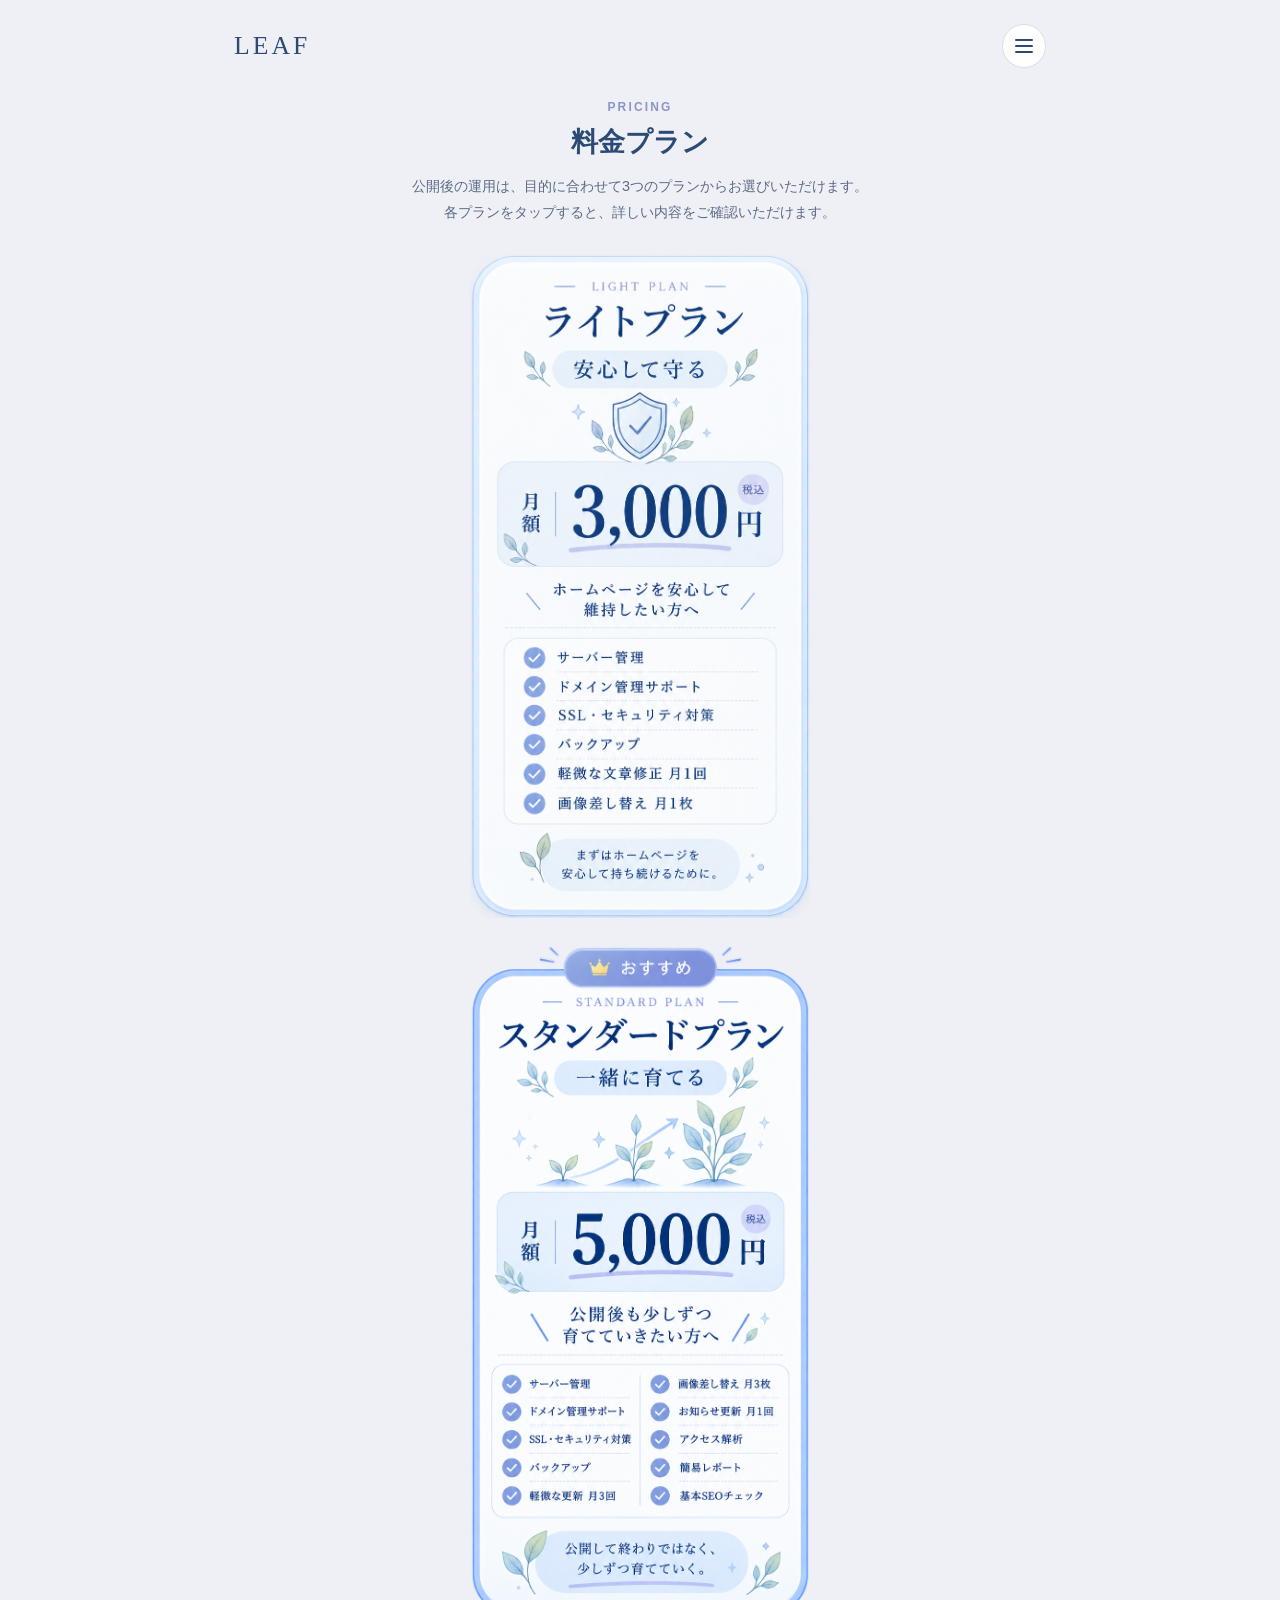
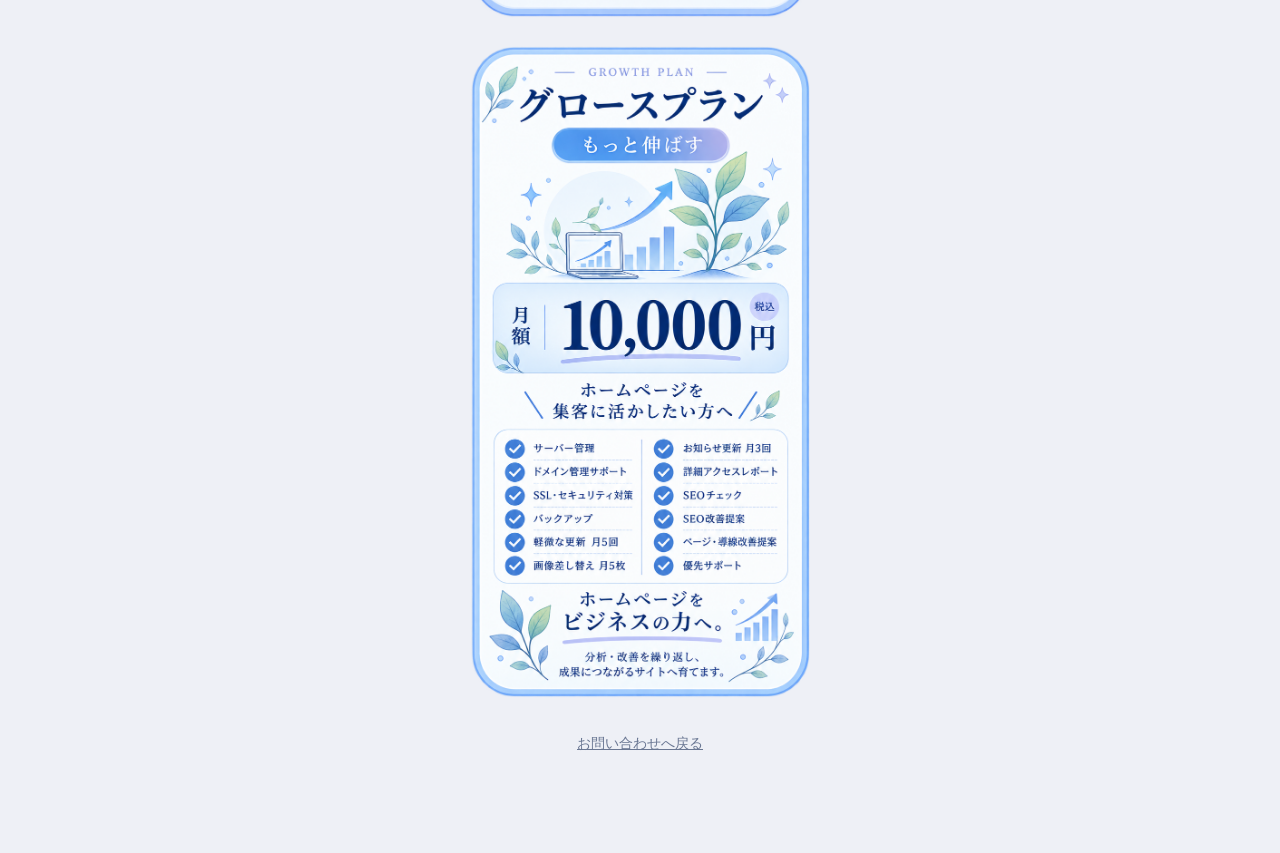
<file: pricing.html>
<!DOCTYPE html>
<html lang="ja">
<head>
<meta charset="UTF-8">
<meta name="viewport" content="width=device-width, initial-scale=1.0">
<title>料金プラン | LEAF</title>
<meta name="description" content="LEAFの公開後運用サポート料金プランです。ライトプラン・スタンダードプラン・グロースプランの3つからお選びいただけます。">
<link rel="stylesheet" href="css/style.css">
<link rel="stylesheet" href="css/nav.css">
<link rel="stylesheet" href="css/pricing.css">
</head>
<body>
<header class="site-header">
  <a href="index.html" class="site-header__logo">LEAF</a>
  <button type="button" class="site-header__menu-btn" data-nav-toggle aria-haspopup="true" aria-expanded="false" aria-label="メニューを開く">
    <span></span><span></span><span></span>
  </button>
  <nav class="site-nav" data-nav-menu>
    <a href="index.html">トップページ</a>
    <a href="pricing.html">料金プラン</a>
    <a href="contact.html">お問い合わせ</a>
  </nav>
</header>

<main class="pricing-page">
  <section class="pricing-intro">
    <p class="pricing-intro__eyebrow">PRICING</p>
    <h1>料金プラン</h1>
    <p class="pricing-intro__desc">
      公開後の運用は、目的に合わせて3つのプランからお選びいただけます。<br>
      各プランをタップすると、詳しい内容をご確認いただけます。
    </p>
  </section>

  <div class="pricing-list">
    <a class="pricing-card" href="plan-light.html">
      <img src="images/plan-light.png" alt="ライトプラン 月額3,000円(税込) 安心して守る サーバー管理・ドメイン管理サポート・SSL/セキュリティ対策・バックアップ・軽微な文章修正月1回・画像差し替え月1枚">
    </a>
    <a class="pricing-card" href="plan-standard.html">
      <img src="images/plan-standard.png" alt="スタンダードプラン おすすめ 月額5,000円(税込) 一緒に育てる ライトプランの内容に加えて画像差し替え月3枚・お知らせ更新月1回・アクセス解析・簡易レポート・基本SEOチェック">
    </a>
    <a class="pricing-card" href="plan-growth.html">
      <img src="images/plan-growth.png" alt="グロースプラン 月額10,000円(税込) もっと伸ばす サーバー・ドメイン・セキュリティ対策に加えて詳細アクセスレポート・SEOチェック・SEO改善提案・ページ導線改善提案・優先サポート">
    </a>
  </div>

  <p class="pricing-back"><a href="contact.html">お問い合わせへ戻る</a></p>
</main>

<script src="js/nav.js"></script>
</body>
</html>
</file>
<file: css/style.css>
* {
  margin: 0;
  padding: 0;
  box-sizing: border-box;
}

html {
  scroll-behavior: smooth;
}

body {
  background-color: #eef0f6;
  font-family: "Hiragino Kaku Gothic ProN", "Hiragino Sans", "Yu Gothic", sans-serif;
}

.lp {
  max-width: 860px;
  margin: 0 auto;
  background-color: #eef0f6;
}

.lp img {
  display: block;
  width: 100%;
  height: auto;
}

.bottom-cta {
  position: fixed;
  left: 50%;
  bottom: 20px;
  z-index: 999;
  width: min(92%, 460px);
  opacity: 0;
  transform: translate(-50%, 16px);
  pointer-events: none;
  transition: opacity 0.4s ease, transform 0.4s ease;
}

.bottom-cta.is-visible {
  opacity: 1;
  transform: translate(-50%, 0);
  pointer-events: auto;
}

.bottom-cta__link {
  display: block;
}

.bottom-cta img {
  display: block;
  width: 100%;
  height: auto;
  filter: drop-shadow(0 8px 20px rgba(60, 80, 130, 0.25));
}
</file>
<file: css/nav.css>
.site-header {
  max-width: 860px;
  margin: 0 auto;
  padding: 24px 24px 8px;
  display: flex;
  align-items: center;
  justify-content: space-between;
  position: relative;
}

.site-header__logo {
  display: inline-block;
  font-family: Georgia, "Times New Roman", serif;
  font-size: 1.6rem;
  letter-spacing: 0.12em;
  color: #2c4b74;
  text-decoration: none;
}

.site-header__menu-btn {
  flex: none;
  width: 44px;
  height: 44px;
  border-radius: 50%;
  border: 1px solid #d7deef;
  background: #ffffff;
  display: flex;
  flex-direction: column;
  align-items: center;
  justify-content: center;
  gap: 4px;
  cursor: pointer;
  padding: 0;
}

.site-header__menu-btn span {
  display: block;
  width: 18px;
  height: 2px;
  background: #2c4b74;
  border-radius: 2px;
  transition: transform 0.25s ease, opacity 0.25s ease;
}

.site-header__menu-btn.is-open span:nth-child(1) {
  transform: translateY(6px) rotate(45deg);
}

.site-header__menu-btn.is-open span:nth-child(2) {
  opacity: 0;
}

.site-header__menu-btn.is-open span:nth-child(3) {
  transform: translateY(-6px) rotate(-45deg);
}

.site-nav {
  position: absolute;
  top: calc(100% - 4px);
  right: 24px;
  min-width: 200px;
  background: #ffffff;
  border: 1px solid #e2e7f5;
  border-radius: 16px;
  padding: 10px;
  box-shadow: 0 12px 30px rgba(44, 75, 116, 0.16);
  opacity: 0;
  transform: translateY(-8px);
  pointer-events: none;
  transition: opacity 0.2s ease, transform 0.2s ease;
  z-index: 50;
}

.site-nav.is-open {
  opacity: 1;
  transform: translateY(0);
  pointer-events: auto;
}

.site-nav a {
  display: block;
  padding: 10px 12px;
  border-radius: 10px;
  color: #2c4b74;
  font-size: 0.9rem;
  text-decoration: none;
}

.site-nav a:hover,
.site-nav a:focus-visible {
  background: #f1f4fc;
}

.site-nav a + a {
  margin-top: 2px;
}
</file>
<file: css/contact.css>
.contact-page {
  max-width: 860px;
  margin: 0 auto;
  padding: 0 0 140px;
}

.contact-intro {
  padding: 20px 24px 8px;
}

.contact-intro__eyebrow {
  font-size: 0.75rem;
  letter-spacing: 0.18em;
  color: #8b96c5;
  font-weight: 700;
}

.contact-intro h1 {
  color: #2c4b74;
  font-size: 1.6rem;
  line-height: 1.5;
  margin: 10px 0 20px;
}

.contact-intro__emphasis {
  display: inline-block;
  background: linear-gradient(135deg, #fdf1f4, #f6e3ea);
  border: 1px solid #f0c9d5;
  border-radius: 999px;
  padding: 10px 20px;
  color: #b9527a;
  font-size: 1.05rem;
  font-weight: 700;
  line-height: 1.5;
  margin-bottom: 22px;
}

.contact-intro__flow {
  background: linear-gradient(180deg, #ffffff, #eef2fb);
  border: 1px solid #dbe2f4;
  border-radius: 18px;
  padding: 20px 22px;
  margin-bottom: 18px;
}

.contact-intro__flow li {
  list-style: none;
  display: flex;
  gap: 12px;
  color: #3a4a63;
  font-size: 0.92rem;
  line-height: 1.7;
  padding: 6px 0;
}

.contact-intro__flow li + li {
  border-top: 1px dashed #d3dcf0;
}

.contact-intro__flow .num {
  flex: none;
  width: 26px;
  height: 26px;
  border-radius: 50%;
  background: #2c4b74;
  color: #fff;
  font-size: 0.8rem;
  display: flex;
  align-items: center;
  justify-content: center;
}

.contact-intro__photo-tip {
  background: #f6f8fd;
  border: 1px dashed #cbd6ef;
  border-radius: 16px;
  padding: 16px 18px;
  margin-bottom: 18px;
}

.contact-intro__photo-tip-title {
  font-size: 0.85rem;
  font-weight: 700;
  color: #2c4b74;
  margin-bottom: 8px;
}

.contact-intro__photo-tip ul {
  margin: 0;
  padding: 0;
}

.contact-intro__photo-tip li {
  list-style: none;
  position: relative;
  padding-left: 18px;
  font-size: 0.82rem;
  color: #5c6a86;
  line-height: 1.7;
}

.contact-intro__photo-tip li + li {
  margin-top: 4px;
}

.contact-intro__photo-tip li::before {
  content: "・";
  position: absolute;
  left: 0;
  color: #8b96c5;
}

.contact-intro__note {
  font-size: 0.82rem;
  color: #6a7793;
  line-height: 1.7;
}

.contact-form {
  padding: 8px 24px 0;
}

.form-section {
  background: #ffffff;
  border: 1px solid #e2e7f5;
  border-radius: 18px;
  padding: 22px 20px;
  margin-bottom: 20px;
}

.form-section h2 {
  color: #2c4b74;
  font-size: 1.05rem;
  margin-bottom: 4px;
}

.form-section__desc {
  font-size: 0.82rem;
  color: #7784a0;
  margin-bottom: 16px;
}

.field {
  margin-bottom: 18px;
}

.field:last-child {
  margin-bottom: 0;
}

.field label.field-label {
  display: block;
  font-size: 0.88rem;
  color: #2c4b74;
  font-weight: 700;
  margin-bottom: 6px;
}

.field-label .required {
  color: #d9738a;
  font-size: 0.72rem;
  font-weight: 700;
  margin-left: 6px;
}

.field-label .optional {
  color: #9aa5c0;
  font-size: 0.72rem;
  font-weight: 700;
  margin-left: 6px;
}

.field-hint {
  font-size: 0.78rem;
  color: #8a94ac;
  margin-bottom: 6px;
}

input[type="text"],
input[type="email"],
input[type="tel"],
input[type="url"],
textarea {
  width: 100%;
  border: 1px solid #cdd6ec;
  border-radius: 10px;
  padding: 10px 12px;
  font-size: 0.92rem;
  font-family: inherit;
  color: #2f3a52;
  background: #fbfcff;
}

input:focus,
textarea:focus {
  outline: none;
  border-color: #8b96c5;
  background: #ffffff;
}

textarea {
  resize: vertical;
  min-height: 80px;
  line-height: 1.6;
}

.check-grid,
.radio-grid {
  display: grid;
  grid-template-columns: repeat(auto-fill, minmax(150px, 1fr));
  gap: 8px 12px;
}

.check-grid label,
.radio-grid label {
  display: flex;
  align-items: center;
  gap: 8px;
  font-size: 0.86rem;
  color: #3a4a63;
}

.check-grid input,
.radio-grid input {
  accent-color: #2c4b74;
  width: 16px;
  height: 16px;
  flex: none;
}

.contact-submit {
  padding: 8px 24px 0;
  text-align: center;
}

.contact-submit__btn {
  display: inline-flex;
  align-items: center;
  justify-content: center;
  gap: 8px;
  width: 100%;
  max-width: 460px;
  padding: 16px 20px;
  border: none;
  border-radius: 999px;
  background: linear-gradient(135deg, #dfe8fb, #c9d6f5);
  color: #2c4b74;
  font-size: 1rem;
  font-weight: 700;
  font-family: inherit;
  cursor: pointer;
  box-shadow: 0 8px 20px rgba(60, 80, 130, 0.2);
  transition: transform 0.2s ease, box-shadow 0.2s ease;
}

.contact-submit__btn:hover {
  transform: translateY(-2px);
  box-shadow: 0 12px 26px rgba(60, 80, 130, 0.28);
}

.contact-submit__note {
  margin-top: 12px;
  font-size: 0.8rem;
  color: #7784a0;
  line-height: 1.7;
}

.contact-back {
  padding: 24px 24px 0;
  text-align: center;
}

.contact-back a {
  color: #6a7793;
  font-size: 0.85rem;
  text-decoration: underline;
}
</file>
<file: css/pricing.css>
.pricing-page {
  max-width: 860px;
  margin: 0 auto;
  padding: 12px 24px 100px;
}

.pricing-intro {
  text-align: center;
  padding: 12px 0 28px;
}

.pricing-intro__eyebrow {
  font-size: 0.75rem;
  letter-spacing: 0.18em;
  color: #8b96c5;
  font-weight: 700;
}

.pricing-intro h1 {
  color: #2c4b74;
  font-size: 1.7rem;
  margin: 10px 0 14px;
}

.pricing-intro__desc {
  color: #5c6a86;
  font-size: 0.9rem;
  line-height: 1.8;
}

.pricing-list {
  display: flex;
  flex-direction: column;
  align-items: center;
  gap: 28px;
}

.pricing-card {
  display: block;
  width: 100%;
  max-width: 340px;
  transition: transform 0.2s ease;
}

.pricing-card img {
  display: block;
  width: 100%;
  height: auto;
}

.pricing-card:hover,
.pricing-card:focus-visible {
  transform: translateY(-4px);
}

.pricing-back,
.plan-page__back {
  text-align: center;
}

.pricing-back {
  margin-top: 36px;
}

.pricing-back a,
.plan-page__back a {
  color: #6a7793;
  font-size: 0.85rem;
  text-decoration: underline;
}

.plan-page {
  max-width: 520px;
  margin: 0 auto;
  padding: 12px 24px 100px;
}

.plan-page__back {
  text-align: left;
  padding-bottom: 20px;
}

.plan-page__image {
  display: block;
  width: 100%;
  height: auto;
  margin-bottom: 28px;
}

.plan-page__cta {
  text-align: center;
}

.plan-page__cta-btn {
  display: inline-flex;
  align-items: center;
  justify-content: center;
  gap: 8px;
  width: 100%;
  max-width: 400px;
  padding: 16px 20px;
  border-radius: 999px;
  background: linear-gradient(135deg, #dfe8fb, #c9d6f5);
  color: #2c4b74;
  font-size: 1rem;
  font-weight: 700;
  text-decoration: none;
  box-shadow: 0 8px 20px rgba(60, 80, 130, 0.2);
  transition: transform 0.2s ease, box-shadow 0.2s ease;
}

.plan-page__cta-btn:hover {
  transform: translateY(-2px);
  box-shadow: 0 12px 26px rgba(60, 80, 130, 0.28);
}
</file>
